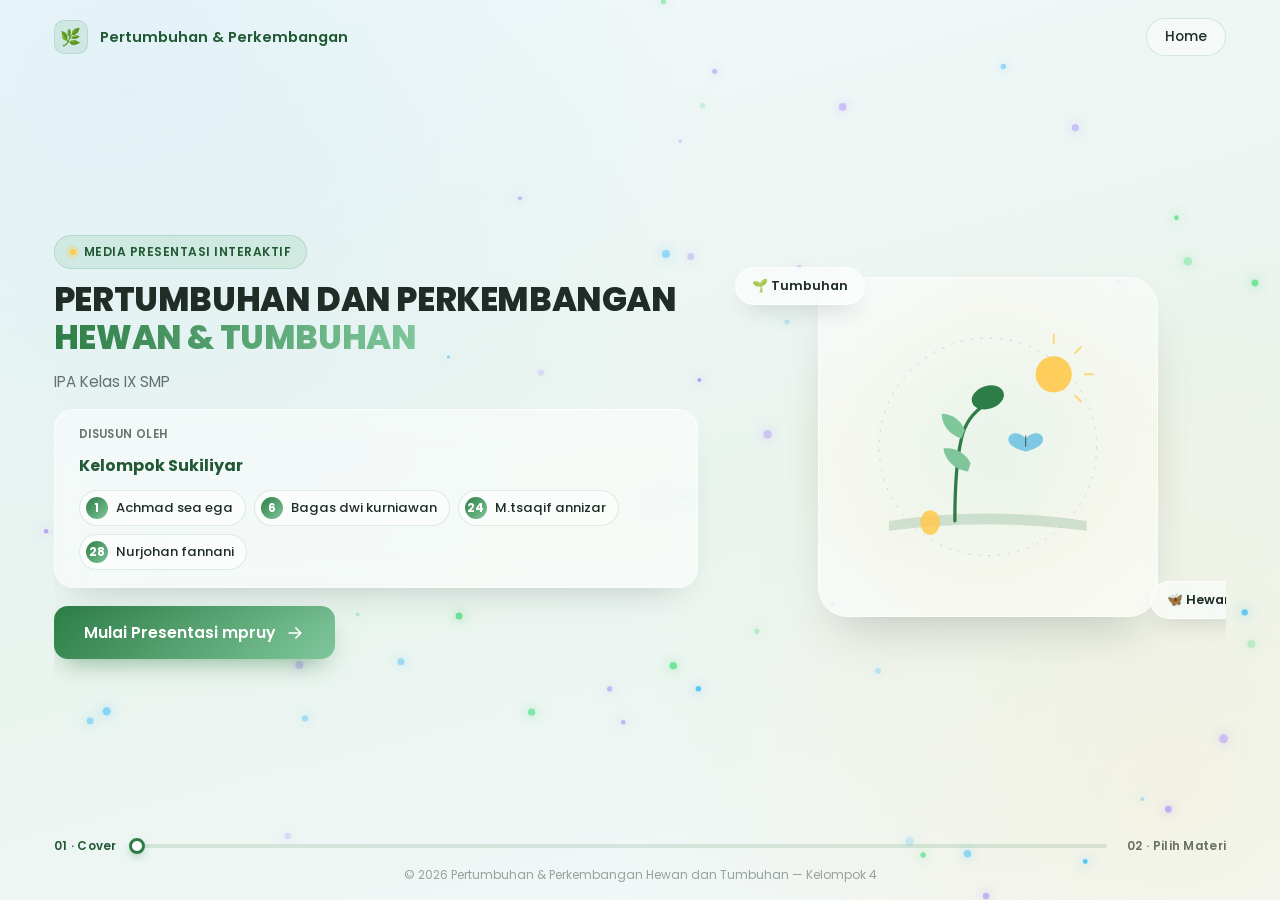
<file: index.html>
<!DOCTYPE html>
<html lang="id">
<head>
  <meta charset="UTF-8" />
  <meta name="viewport" content="width=device-width, initial-scale=1.0, maximum-scale=1.0, user-scalable=no" />
  <title>Pertumbuhan dan Perkembangan Hewan &amp; Tumbuhan | IPA Kelas IX</title>

  <link rel="preconnect" href="https://fonts.googleapis.com" />
  <link rel="preconnect" href="https://fonts.gstatic.com" crossorigin />
  <link href="https://fonts.googleapis.com/css2?family=Poppins:wght@300;400;500;600;700;800&display=swap" rel="stylesheet" />

  <link rel="stylesheet" href="style.css" />
</head>
<!-- Canvas untuk efek partikel background -->
<canvas id="bgCanvas"></canvas>

<body>

  <div class="app">

    <!-- ===================== HEADER ===================== -->
    <header class="header">
      <div class="logo">
        <span class="logo-mark" aria-hidden="true">🌿</span>
        <span class="logo-text">Pertumbuhan &amp; Perkembangan</span>
      </div>

      <a class="home-link" href="index.html">
    Home
</a>
    </header>

    <!-- ===================== SLIDE VIEWPORT ===================== -->
    <main class="slide-viewport">

      <!-- ================= SLIDE 1 — COVER ================= -->
      <section class="slide is-active" data-slide="0">
        <div class="hero">

          <!-- Kolom Kiri -->
          <div class="hero-content">
            <span class="hero-eyebrow">
              <span class="eyebrow-dot"></span>
              Media Presentasi Interaktif
            </span>

            <h1 class="hero-title">
              Pertumbuhan dan Perkembangan<br />
              <span class="hero-title-accent">Hewan &amp; Tumbuhan</span>
            </h1>

            <p class="hero-subtitle">IPA Kelas IX SMP</p>

            <div class="group-card">
              <span class="group-label">Disusun oleh</span>
              <span class="group-name">Kelompok Sukiliyar</span>
              <ul class="group-members">
                <li class="member-chip">
                  <span class="member-avatar">1</span>
                  <span>Achmad sea ega</span>
                </li>
                <li class="member-chip">
                  <span class="member-avatar">6</span>
                  <span>Bagas dwi kurniawan</span>
                </li>
                <li class="member-chip">
                  <span class="member-avatar">24</span>
                  <span>M.tsaqif annizar</span>
                </li>
                <li class="member-chip">
                  <span class="member-avatar">28</span>
                  <span>Nurjohan fannani</span>
                </li>
              </ul>
            </div>

            <button class="btn btn-primary btn-large" type="button" data-next>
              <span>Mulai Presentasi mpruy</span>
              <svg width="20" height="20" viewBox="0 0 24 24" fill="none" aria-hidden="true">
                <path d="M5 12h14M13 6l6 6-6 6" stroke="currentColor" stroke-width="2" stroke-linecap="round" stroke-linejoin="round"/>
              </svg>
            </button>
          </div>

          <!-- Kolom Kanan — Ilustrasi -->
          <div class="hero-image">
            <div class="hero-image-glow"></div>

            <div class="hero-illustration-card">
              <svg class="growth-svg" viewBox="0 0 320 320" fill="none" xmlns="http://www.w3.org/2000/svg" role="img" aria-label="Ilustrasi pertumbuhan hewan dan tumbuhan">
                <circle cx="160" cy="160" r="132" stroke="#7EC8E3" stroke-width="1.2" stroke-dasharray="3 9" opacity="0.5"/>

                <!-- matahari -->
                <circle cx="240" cy="72" r="22" fill="#FFC94D" opacity="0.9"/>
                <g stroke="#FFC94D" stroke-width="2.4" stroke-linecap="round" opacity="0.7">
                  <line x1="240" y1="34" x2="240" y2="24"/>
                  <line x1="278" y1="72" x2="288" y2="72"/>
                  <line x1="266" y1="98" x2="273" y2="105"/>
                  <line x1="266" y1="46" x2="273" y2="39"/>
                </g>

                <!-- tanah -->
                <path d="M40 250 Q160 232 280 250 L280 262 Q160 246 40 262 Z" fill="#2E7D46" opacity="0.18"/>

                <!-- batang & daun tumbuh -->
                <path d="M120 250 C120 210 122 175 128 150 C132 132 142 118 158 108" stroke="#2E7D46" stroke-width="4" stroke-linecap="round" fill="none"/>
                <path d="M128 150c-14-4-24-16-24-30 12 0 24 8 28 20" fill="#7FC79B"/>
                <path d="M136 190c-16-2-28-14-30-28 14-2 28 6 33 18" fill="#7FC79B"/>
                <ellipse cx="160" cy="100" rx="20" ry="14" fill="#2E7D46" transform="rotate(-18 160 100)"/>

                <!-- kupu-kupu -->
                <g transform="translate(206,150)">
                  <path d="M0 0c-14-16-34-12-34 2 0 12 16 18 34 24 18-6 34-12 34-24 0-14-20-18-34-2Z" fill="#7EC8E3" transform="scale(0.62)"/>
                  <line x1="0" y1="-6" x2="0" y2="16" stroke="#1F3B32" stroke-width="1.6" transform="scale(0.62)"/>
                </g>

                <!-- telur / bibit -->
                <ellipse cx="90" cy="252" rx="12" ry="15" fill="#FFC94D" opacity="0.85"/>
              </svg>
            </div>

            <div class="floating-chip chip-1">🌱 Tumbuhan</div>
            <div class="floating-chip chip-2">🦋 Hewan</div>
          </div>

        </div>
      </section>

      <!-- ================= SLIDE 2 — PILIH MATERI ================= -->
      <section class="slide" data-slide="1">
        <div class="materi-wrapper">

          <button class="back-link" type="button" data-goto="0">
            <svg width="16" height="16" viewBox="0 0 24 24" fill="none" aria-hidden="true"><path d="M15 6l-6 6 6 6" stroke="currentColor" stroke-width="2.2" stroke-linecap="round" stroke-linejoin="round"/></svg>

          </button>

          <span class="hero-eyebrow">
            <span class="eyebrow-dot"></span>
            Langkah 2 dari 2
          </span>

          <h2 class="materi-title">Pilih Materi Wok</h2>
          <p class="materi-subtitle">Mau yang mana dulu Mpruy</p>

          <div class="materi-cards">
            <a class="materi-card" href="hewan.html">
  <span class="materi-icon">🦋</span>
  <span class="materi-name">HEWAN</span>
  <span class="materi-desc">
    Metamorfosis, siklus hidup, dan perkembangan hewan
  </span>

  <span class="materi-arrow">
    <svg width="20" height="20" viewBox="0 0 24 24" fill="none">
      <path d="M5 12h14M13 6l6 6-6 6"
      stroke="currentColor"
      stroke-width="2"
      stroke-linecap="round"
      stroke-linejoin="round"/>
    </svg>
  </span>
  <img src="gokil.jpg" alt="tes" class="materi-sticker sticker-hewan" loading="lazy" aria-hidden="true">
</a>
</a>

            <a class="materi-card" href="tumbuhan.html">
              <span class="materi-icon">🌱</span>
              <span class="materi-name">TUMBUHAN</span>
              <span class="materi-desc">Perkecambahan, pertumbuhan primer, dan sekunder</span>
              <span class="materi-arrow" aria-hidden="true">
                <svg width="20" height="20" viewBox="0 0 24 24" fill="none"><path d="M5 12h14M13 6l6 6-6 6" stroke="currentColor" stroke-width="2" stroke-linecap="round" stroke-linejoin="round"/></svg>
                <img src="santaidulugaksi.jpg" alt="" class="materi-sticker sticker-tumbuhan" loading="lazy" aria-hidden="true">
</a>
              </span>
            </a>
          </div>

        </div>
      </section>

      <!-- TAMBAHKAN SETELAH SLIDE MENU -->

</main>
    <!-- ===================== PROGRESS BAR ===================== -->
    <div class="progress-nav" aria-label="Progress presentasi">
      <span class="progress-step-label" data-label-for="0">01 · Cover</span>

      <div class="progress-track">
        <div class="progress-fill"></div>
        <div class="progress-marker"></div>
      </div>

      <span class="progress-step-label" data-label-for="1">02 · Pilih Materi</span>
      </div>

    <!-- ===================== FOOTER ===================== -->
    <footer class="footer">
      &copy; 2026 Pertumbuhan &amp; Perkembangan Hewan dan Tumbuhan — Kelompok 4
    </footer>

  </div>

  <script src="script.js"></script>
</body>
</html>
</file>
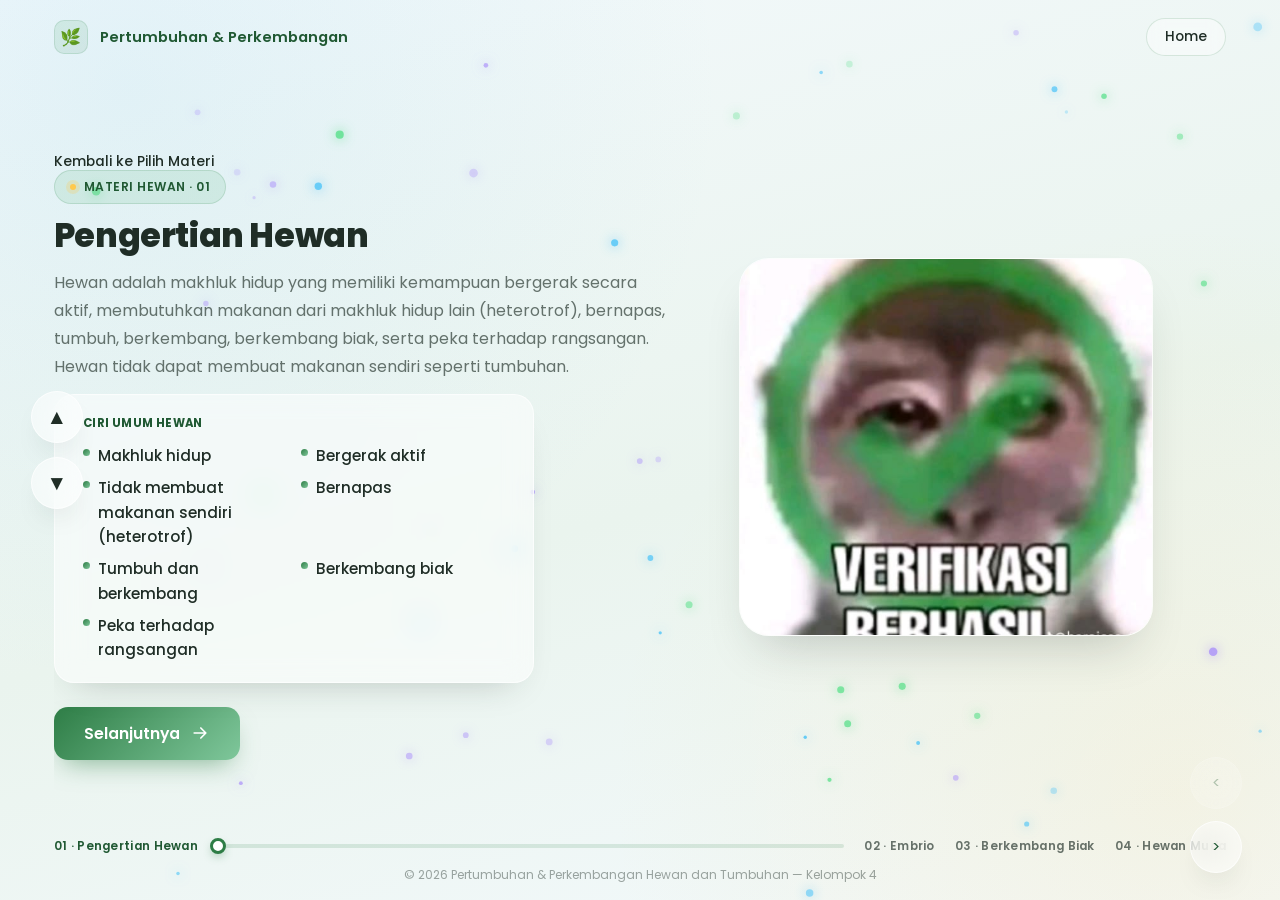
<file: hewan.html>
<!DOCTYPE html>
<html lang="id">
<head>
  <meta charset="UTF-8" />
  <meta name="viewport" content="width=device-width, initial-scale=1.0, maximum-scale=1.0, user-scalable=no" />
  <title>Materi Hewan | IPA Kelas IX</title>

  <link rel="preconnect" href="https://fonts.googleapis.com" />
  <link rel="preconnect" href="https://fonts.gstatic.com" crossorigin />
  <link href="https://fonts.googleapis.com/css2?family=Poppins:wght@300;400;500;600;700;800&display=swap" rel="stylesheet" />

  <link rel="stylesheet" href="style.css" />
</head>
<!-- Canvas untuk efek partikel background -->
<canvas id="bgCanvas"></canvas>

<body>

  <div class="app">

    <!-- ===================== HEADER ===================== -->
    <header class="header">
      <div class="logo">
        <span class="logo-mark" aria-hidden="true">🌿</span>
        <span class="logo-text">Pertumbuhan &amp; Perkembangan</span>
      </div>

      <a class="home-link" href="index.html">
        Home
      </a>
    </header>

    <!-- ===================== SLIDE VIEWPORT ===================== -->
    <main class="slide-viewport">

      <!-- ================= SLIDE 1 — PENGERTIAN HEWAN ================= -->
      <section class="slide is-active" data-slide="0">
        <div class="hewan-slide">

          <a class="hewan-back-link" href="index.html">
            Kembali ke Pilih Materi
          </a>

          <div class="hewan-hero">

            <!-- Kolom Kiri — Materi -->
            <div class="hewan-content">
              <span class="hero-eyebrow">
                <span class="eyebrow-dot"></span>
                Materi Hewan · 01
              </span>

              <h1 class="hewan-title">Pengertian Hewan</h1>

              <p class="hewan-desc">
                Hewan adalah makhluk hidup yang memiliki kemampuan bergerak secara aktif,
                membutuhkan makanan dari makhluk hidup lain (heterotrof), bernapas, tumbuh,
                berkembang, berkembang biak, serta peka terhadap rangsangan. Hewan tidak dapat
                membuat makanan sendiri seperti tumbuhan.
              </p>

              <div class="hewan-info-card">
                <span class="hewan-info-label">Ciri Umum Hewan</span>
                <ul class="hewan-info-list">
                  <li>Makhluk hidup</li>
                  <li>Bergerak aktif</li>
                  <li>Tidak membuat makanan sendiri (heterotrof)</li>
                  <li>Bernapas</li>
                  <li>Tumbuh dan berkembang</li>
                  <li>Berkembang biak</li>
                  <li>Peka terhadap rangsangan</li>
                </ul>
              </div>

              <div class="hewan-actions">
                <button class="btn btn-primary btn-large" type="button" data-next>
                  <span>Selanjutnya</span>
                  <svg width="20" height="20" viewBox="0 0 24 24" fill="none" aria-hidden="true">
                    <path d="M5 12h14M13 6l6 6-6 6" stroke="currentColor" stroke-width="2" stroke-linecap="round" stroke-linejoin="round"/>
                  </svg>
                </button>
              </div>
            </div>

            <!-- Kolom Kanan — Gambar -->
            <div class="hewan-image">
              <img
                src="vertifikasi.jpg"
                alt="Pengertian Hewan"
                class="hewan-image-real">
            </div>

          </div>

        </div>
      </section>

      <!-- ================= SLIDE 2 — EMBRIO ================= -->
      <section class="slide" data-slide="1">
        <div class="hewan-slide">

          <a class="hewan-back-link" href="index.html">
            Kembali ke Pilih Materi
          </a>

          <div class="hewan-hero hewan-hero--reverse">

            <!-- Kolom Kanan (tampil kiri karena reverse) — Materi -->
            <div class="hewan-content">
              <span class="hero-eyebrow">
                <span class="eyebrow-dot"></span>
                Materi Hewan · 02
              </span>

              <h1 class="hewan-title">Embrio</h1>

              <p class="hewan-desc">
                Setelah sel telur dibuahi oleh sel sperma (fertilisasi), terbentuklah zigot yang
                terus membelah dan berkembang menjadi embrio. Embrio adalah tahap awal
                perkembangan individu baru sebelum tumbuh menjadi bentuk yang menyerupai
                induknya.
              </p>

              <div class="hewan-info-card">
                <span class="hewan-info-label">Tahap Perkembangan Embrio</span>
                <ul class="hewan-info-list">
                  <li>Zigot — hasil peleburan sel telur dan sperma</li>
                  <li>Morula — pembelahan zigot menjadi kumpulan sel padat</li>
                  <li>Blastula — terbentuknya rongga berisi cairan</li>
                  <li>Gastrula — terbentuknya lapisan-lapisan embrio</li>
                  <li>Organogenesis — pembentukan organ-organ tubuh</li>
                  <li>Janin — embrio menyerupai bentuk individu dewasa</li>
                </ul>
              </div>

              <div class="hewan-actions">
                <button class="btn hewan-btn-secondary" type="button" data-goto="0">
                  <svg width="20" height="20" viewBox="0 0 24 24" fill="none" aria-hidden="true">
                    <path d="M19 12H5M11 6l-6 6 6 6" stroke="currentColor" stroke-width="2" stroke-linecap="round" stroke-linejoin="round"/>
                  </svg>
                  <span>Sebelumnya</span>
                </button>

                <button class="btn btn-primary btn-large" type="button" data-next>
                  <span>Selanjutnya</span>
                  <svg width="20" height="20" viewBox="0 0 24 24" fill="none" aria-hidden="true">
                    <path d="M5 12h14M13 6l6 6-6 6" stroke="currentColor" stroke-width="2" stroke-linecap="round" stroke-linejoin="round"/>
                  </svg>
                </button>
              </div>
            </div>

            <!-- Kolom Kiri (tampil kanan karena reverse) — Gambar -->
            <div class="hewan-image">
              <img
                src="embrio.png"
                alt="Embrio"
                class="hewan-image-real">
            </div>

          </div>

        </div>
      </section>
      <!-- ================= SLIDE 3 — PERBANDINGAN CARA BERKEMBANG BIAK ================= -->
      <section class="slide" data-slide="2">
        <div class="hewan-slide">

          <a class="hewan-back-link" href="index.html">
            Kembali ke Pilih Materi
          </a>

          <div class="hewan-compare">

            <!-- Kolom Kiri — Navigasi Card (30%) -->
            <div class="hewan-compare-nav">
              <span class="hero-eyebrow">
                <span class="eyebrow-dot"></span>
                Materi Hewan · 03
              </span>

              <h1 class="hewan-compare-title">Perbandingan Cara<br>Berkembang Biak Hewan</h1>

              <div class="hewan-compare-btns">
                <button
                  class="hewan-compare-btn hewan-compare-btn--active"
                  type="button"
                  data-compare-btn
                  data-target="ovipar">
                  <span class="hewan-compare-btn-icon">🥚</span>
                  <span class="hewan-compare-btn-text">
                    <span class="hewan-compare-btn-name">Ovipar</span>
                    <span class="hewan-compare-btn-desc">Bertelur</span>
                  </span>
                </button>

                <button
                  class="hewan-compare-btn"
                  type="button"
                  data-compare-btn
                  data-target="ovovivipar">
                  <span class="hewan-compare-btn-icon">🥚🐣</span>
                  <span class="hewan-compare-btn-text">
                    <span class="hewan-compare-btn-name">Ovovivipar</span>
                    <span class="hewan-compare-btn-desc">Bertelur &amp; Beranak</span>
                  </span>
                </button>

                <button
                  class="hewan-compare-btn"
                  type="button"
                  data-compare-btn
                  data-target="vivipar">
                  <span class="hewan-compare-btn-icon">🤰</span>
                  <span class="hewan-compare-btn-text">
                    <span class="hewan-compare-btn-name">Vivipar</span>
                    <span class="hewan-compare-btn-desc">Beranak</span>
                  </span>
                </button>
              </div>
            </div>

            <!-- Kolom Kanan — Konten Dinamis (70%) -->
            <div class="hewan-compare-content">

              <!-- Panel OVIPAR -->
              <div class="hewan-compare-panel hewan-compare-panel--active" data-panel="ovipar">
                <div class="hewan-compare-text">
                  <span class="hewan-compare-tag">Ovipar</span>
                  <h2 class="hewan-compare-heading">Ovipar (Bertelur)</h2>

                  <div class="hewan-diagram" aria-hidden="true">
                    <span class="hewan-diagram-item">🐔</span>
                    <span class="hewan-diagram-arrow">↓</span>
                    <span class="hewan-diagram-item">🥚</span>
                    <span class="hewan-diagram-arrow">↓</span>
                    <span class="hewan-diagram-item">🐣</span>
                  </div>

                  <p class="hewan-compare-desc">
                  Hewan ovipar adalah hewan yang berkembang biak dengan cara bertelur. Embrio berkembang di dalam telur yang berada di luar tubuh induknya hingga menetas. Cadangan makanan embrio berasal dari kuning telur, sehingga pertumbuhannya tidak bergantung langsung pada tubuh induk setelah telur dikeluarkan.
                  </p>

                  <div class="hewan-example-card">
                    <span class="hewan-info-label">Contoh Hewan</span>
                    <ul class="hewan-example-list">
                      <li>Ayam</li>
                      <li>Burung</li>
                      <li>Bebek</li>
                      <li>Penyu</li>
                    </ul>
                  </div>
                </div>

                <div class="hewan-compare-image">
                  <img
                    src="ovipar.jpg"
                    alt="Ovipar"
                    class="hewan-image-real">
                </div>
              </div>

              <!-- Panel OVOVIVIPAR -->
              <div class="hewan-compare-panel" data-panel="ovovivipar">
                <div class="hewan-compare-text">
                  <span class="hewan-compare-tag">Ovovivipar</span>
                  <h2 class="hewan-compare-heading">Ovovivipar (Bertelur &amp; Beranak)</h2>

                  <div class="hewan-diagram" aria-hidden="true">
                    <span class="hewan-diagram-item">🦈</span>
                    <span class="hewan-diagram-arrow">↓</span>
                    <span class="hewan-diagram-item">🥚<sup class="hewan-diagram-note">tetap di dalam induk</sup></span>
                    <span class="hewan-diagram-arrow">↓</span>
                    <span class="hewan-diagram-item">🐣</span>
                  </div>

                  <p class="hewan-compare-desc">
                    Hewan ovovivipar berkembang biak dengan cara bertelur dan melahirkan. Telur terbentuk di dalam tubuh induk dan tidak dikeluarkan ke luar. Embrio berkembang di dalam telur dengan memanfaatkan cadangan makanan dari kuning telur. Setelah menetas di dalam tubuh induk, anak kemudian lahir dalam keadaan hidup.
                  </p>

                  <div class="hewan-example-card">
                    <span class="hewan-info-label">Contoh Hewan</span>
                    <ul class="hewan-example-list">
                      <li>Hiu</li>
                      <li>Ikan Pari</li>
                      <li>Kadal</li>
                      <li>Ular Boa</li>
                    </ul>
                  </div>
                </div>

                <div class="hewan-compare-image">
                  <img
                    src="ovivipar.jpg"
                    alt="Ovovivipar"
                    class="hewan-image-real">
                </div>
              </div>

              <!-- Panel VIVIPAR -->
              <div class="hewan-compare-panel" data-panel="vivipar">
                <div class="hewan-compare-text">
                  <span class="hewan-compare-tag">Vivipar</span>
                  <h2 class="hewan-compare-heading">Vivipar (Beranak)</h2>

                  <div class="hewan-diagram" aria-hidden="true">
                    <span class="hewan-diagram-item">🐱</span>
                    <span class="hewan-diagram-arrow">↓</span>
                    <span class="hewan-diagram-item">🤰</span>
                    <span class="hewan-diagram-arrow">↓</span>
                    <span class="hewan-diagram-item">🐱</span>
                  </div>

                  <p class="hewan-compare-desc">
                    Hewan vivipar adalah hewan yang berkembang biak dengan cara melahirkan. Embrio berkembang di dalam rahim induk dan memperoleh nutrisi melalui plasenta. Setelah pertumbuhan sempurna, anak dilahirkan dan biasanya dirawat oleh induknya hingga mampu hidup mandiri.
                  </p>

                  <div class="hewan-example-card">
                    <span class="hewan-info-label">Contoh Hewan</span>
                    <ul class="hewan-example-list">
                      <li>Kucing</li>
                      <li>Sapi</li>
                      <li>Gajah</li>
                      <li>Kambing</li>
                    </ul>
                  </div>
                </div>

                <div class="hewan-compare-image">
                  <img
                    src="vivipar.jpg"
                    alt="Vivipar"
                    class="hewan-image-real">
                </div>
              </div>

            </div>

          </div>

          <div class="hewan-actions hewan-compare-nav-actions">
            <button class="btn hewan-btn-secondary" type="button" data-goto="1">
              <svg width="20" height="20" viewBox="0 0 24 24" fill="none" aria-hidden="true">
                <path d="M19 12H5M11 6l-6 6 6 6" stroke="currentColor" stroke-width="2" stroke-linecap="round" stroke-linejoin="round"/>
              </svg>
              <span>Sebelumnya</span>
            </button>

            <button class="btn btn-primary btn-large" type="button" data-next>
              <span>Selanjutnya</span>
              <svg width="20" height="20" viewBox="0 0 24 24" fill="none" aria-hidden="true">
                <path d="M5 12h14M13 6l6 6-6 6" stroke="currentColor" stroke-width="2" stroke-linecap="round" stroke-linejoin="round"/>
              </svg>
            </button>
          </div>

        </div>
      </section>
<!-- ================= SLIDE 4 — BAGAIMANA HEWAN BERKEMBANG ================= -->
<section class="slide" data-slide="3">
  <div class="hewan-slide hewan-flow-slide">

    <a class="hewan-back-link" href="index.html">
      Kembali ke Pilih Materi
    </a>

    <div class="hewan-flow-header">
      <span class="hero-eyebrow">
        <span class="eyebrow-dot"></span>
        Materi Hewan · 04
      </span>
      <h1 class="hewan-flow-title">Bagaimana Hewan Berkembang</h1>
    </div>

    <div class="hewan-flow-top">

<!-- ===== DIAGRAM CIRCULAR ===== -->
<div class="hewan-flow-diagram">

  <!-- DIAGRAM: TANPA METAMORFOSIS (3 node) -->
  <svg class="hewan-flow-scene hewan-flow-scene--active" data-flow-scene="tanpa" viewBox="-20 -15 340 270">
    <defs>
      <marker id="flowArrowTanpa" markerWidth="8" markerHeight="8" refX="6" refY="4" orient="auto">
        <path d="M0,0 L8,4 L0,8 Z" fill="#2E7D46"/>
      </marker>
      <linearGradient id="flowSkyTanpa" x1="0" y1="0" x2="0" y2="1">
        <stop offset="0%" stop-color="#BEE6FA"/>
        <stop offset="60%" stop-color="#DFF3F8"/>
        <stop offset="100%" stop-color="#EAF7EA"/>
      </linearGradient>
    </defs>

    <rect x="-20" y="-15" width="340" height="270" fill="url(#flowSkyTanpa)"/>
    <circle class="hewan-flow-sun" cx="255" cy="42" r="20"/>
    <g class="hewan-flow-cloud hewan-flow-cloud--1"><ellipse cx="55" cy="38" rx="22" ry="9"/><ellipse cx="72" cy="35" rx="14" ry="7"/></g>
    <g class="hewan-flow-cloud hewan-flow-cloud--2"><ellipse cx="175" cy="26" rx="18" ry="7"/><ellipse cx="190" cy="23" rx="11" ry="5"/></g>

    <g class="hewan-flow-bg">
      <path class="hewan-flow-ground" d="M0,220 Q75,205 150,218 T300,212 V240 H0 Z"/>
      <circle class="hewan-flow-orb hewan-flow-orb--1" cx="40" cy="45" r="20"/>
      <circle class="hewan-flow-orb hewan-flow-orb--2" cx="265" cy="70" r="16"/>
      <circle class="hewan-flow-orb hewan-flow-orb--3" cx="255" cy="200" r="12"/>
      <circle class="hewan-flow-sparkle hewan-flow-sparkle--1" cx="30" cy="120" r="2.5"/>
      <circle class="hewan-flow-sparkle hewan-flow-sparkle--2" cx="270" cy="130" r="2"/>
      <circle class="hewan-flow-sparkle hewan-flow-sparkle--3" cx="150" cy="30" r="2"/>
      <g class="hewan-flow-grass">
        <rect x="12" y="222" width="4" height="16" rx="2"/>
        <rect x="24" y="224" width="4" height="13" rx="2"/>
        <rect x="280" y="223" width="4" height="15" rx="2"/>
        <rect x="290" y="225" width="4" height="12" rx="2"/>
      </g>
    </g>

    <path class="hewan-flow-arrow" d="M150,60 A120,120 0 0 1 232,170" marker-end="url(#flowArrowTanpa)"/>
    <path class="hewan-flow-arrow" d="M232,170 A120,120 0 0 1 68,170" marker-end="url(#flowArrowTanpa)"/>
    <path class="hewan-flow-arrow" d="M68,170 A120,120 0 0 1 150,60" marker-end="url(#flowArrowTanpa)"/>

    <g class="hewan-flow-node">
      <circle class="hewan-flow-node-orbit-dot" cx="150" cy="17" r="4">
        <animateTransform attributeName="transform" type="rotate" from="0 150 55" to="360 150 55" dur="4s" repeatCount="indefinite"/>
      </circle>
      <g class="hewan-flow-orbit-group">
        <circle class="hewan-flow-node-ring" cx="150" cy="55" r="33"/>
        <circle class="hewan-flow-node-ball" cx="150" cy="55" r="30" style="animation-delay:0s"/>
        <text x="150" y="67" text-anchor="middle" font-size="34">🐔</text>
      </g>
    </g>
    <g class="hewan-flow-node">
      <circle class="hewan-flow-node-orbit-dot" cx="235" cy="137" r="4">
        <animateTransform attributeName="transform" type="rotate" from="0 235 175" to="360 235 175" dur="4s" repeatCount="indefinite"/>
      </circle>
      <g class="hewan-flow-orbit-group">
        <circle class="hewan-flow-node-ring" cx="235" cy="175" r="33"/>
        <circle class="hewan-flow-node-ball" cx="235" cy="175" r="30" style="animation-delay:2s"/>
        <text x="235" y="187" text-anchor="middle" font-size="30">🥚</text>
      </g>
    </g>
    <g class="hewan-flow-node">
      <circle class="hewan-flow-node-orbit-dot" cx="65" cy="137" r="4">
        <animateTransform attributeName="transform" type="rotate" from="0 65 175" to="360 65 175" dur="4s" repeatCount="indefinite"/>
      </circle>
      <g class="hewan-flow-orbit-group">
        <circle class="hewan-flow-node-ring" cx="65" cy="175" r="33"/>
        <circle class="hewan-flow-node-ball" cx="65" cy="175" r="30" style="animation-delay:4s"/>
        <text x="65" y="187" text-anchor="middle" font-size="30">🐥</text>
      </g>
    </g>
  </svg>

  <!-- DIAGRAM: METAMORFOSIS SEMPURNA (4 node) -->
  <svg class="hewan-flow-scene" data-flow-scene="sempurna" viewBox="-20 -15 340 290">
    <defs>
      <marker id="flowArrowSempurna" markerWidth="8" markerHeight="8" refX="6" refY="4" orient="auto">
        <path d="M0,0 L8,4 L0,8 Z" fill="#2E7D46"/>
      </marker>
      <linearGradient id="flowSkySempurna" x1="0" y1="0" x2="0" y2="1">
        <stop offset="0%" stop-color="#BEE6FA"/>
        <stop offset="60%" stop-color="#DFF3F8"/>
        <stop offset="100%" stop-color="#EAF7EA"/>
      </linearGradient>
    </defs>

    <rect x="-20" y="-15" width="340" height="290" fill="url(#flowSkySempurna)"/>
    <circle class="hewan-flow-sun" cx="30" cy="35" r="18"/>
    <g class="hewan-flow-cloud hewan-flow-cloud--1"><ellipse cx="230" cy="30" rx="20" ry="8"/><ellipse cx="246" cy="27" rx="13" ry="6"/></g>
    <g class="hewan-flow-cloud hewan-flow-cloud--2"><ellipse cx="90" cy="20" rx="16" ry="6"/><ellipse cx="103" cy="18" rx="10" ry="5"/></g>

    <g class="hewan-flow-bg">
      <path class="hewan-flow-ground" d="M0,235 Q75,222 150,232 T300,228 V260 H0 Z"/>
      <circle class="hewan-flow-orb hewan-flow-orb--1" cx="35" cy="50" r="20"/>
      <circle class="hewan-flow-orb hewan-flow-orb--2" cx="270" cy="60" r="16"/>
      <circle class="hewan-flow-orb hewan-flow-orb--3" cx="260" cy="215" r="13"/>
      <circle class="hewan-flow-sparkle hewan-flow-sparkle--1" cx="25" cy="140" r="2.5"/>
      <circle class="hewan-flow-sparkle hewan-flow-sparkle--2" cx="275" cy="150" r="2"/>
      <circle class="hewan-flow-sparkle hewan-flow-sparkle--3" cx="150" cy="20" r="2"/>
      <g class="hewan-flow-grass">
        <rect x="14" y="238" width="4" height="17" rx="2"/>
        <rect x="26" y="240" width="4" height="14" rx="2"/>
        <rect x="270" y="237" width="4" height="16" rx="2"/>
        <rect x="282" y="239" width="4" height="13" rx="2"/>
      </g>
    </g>

    <path class="hewan-flow-arrow" d="M150,55 A135,135 0 0 1 245,140" marker-end="url(#flowArrowSempurna)"/>
    <path class="hewan-flow-arrow" d="M245,140 A135,135 0 0 1 150,225" marker-end="url(#flowArrowSempurna)"/>
    <path class="hewan-flow-arrow" d="M150,225 A135,135 0 0 1 55,140" marker-end="url(#flowArrowSempurna)"/>
    <path class="hewan-flow-arrow" d="M55,140 A135,135 0 0 1 150,55" marker-end="url(#flowArrowSempurna)"/>

    <g class="hewan-flow-node">
      <circle class="hewan-flow-node-orbit-dot" cx="150" cy="12" r="4">
        <animateTransform attributeName="transform" type="rotate" from="0 150 50" to="360 150 50" dur="5s" repeatCount="indefinite"/>
      </circle>
      <g class="hewan-flow-orbit-group">
        <circle class="hewan-flow-node-ring" cx="150" cy="50" r="31"/>
        <circle class="hewan-flow-node-ball" cx="150" cy="50" r="28" style="animation-delay:0s"/>
        <text x="150" y="61" text-anchor="middle" font-size="32">🦋</text>
      </g>
    </g>
    <g class="hewan-flow-node">
      <circle class="hewan-flow-node-orbit-dot" cx="250" cy="102" r="4">
        <animateTransform attributeName="transform" type="rotate" from="0 250 140" to="360 250 140" dur="5s" repeatCount="indefinite"/>
      </circle>
      <g class="hewan-flow-orbit-group">
        <circle class="hewan-flow-node-ring" cx="250" cy="140" r="31"/>
        <circle class="hewan-flow-node-ball" cx="250" cy="140" r="28" style="animation-delay:2s"/>
        <text x="250" y="151" text-anchor="middle" font-size="30">🥚</text>
      </g>
    </g>
    <g class="hewan-flow-node">
      <circle class="hewan-flow-node-orbit-dot" cx="150" cy="192" r="4">
        <animateTransform attributeName="transform" type="rotate" from="0 150 230" to="360 150 230" dur="5s" repeatCount="indefinite"/>
      </circle>
      <g class="hewan-flow-orbit-group">
        <circle class="hewan-flow-node-ring" cx="150" cy="230" r="31"/>
        <circle class="hewan-flow-node-ball" cx="150" cy="230" r="28" style="animation-delay:4s"/>
        <text x="150" y="241" text-anchor="middle" font-size="30">🐛</text>
      </g>
    </g>
    <g class="hewan-flow-node">
      <circle class="hewan-flow-node-orbit-dot" cx="50" cy="102" r="4">
        <animateTransform attributeName="transform" type="rotate" from="0 50 140" to="360 50 140" dur="5s" repeatCount="indefinite"/>
      </circle>
      <g class="hewan-flow-orbit-group">
        <circle class="hewan-flow-node-ring" cx="50" cy="140" r="31"/>
        <circle class="hewan-flow-node-ball" cx="50" cy="140" r="28" style="animation-delay:6s"/>
        <text x="50" y="151" text-anchor="middle" font-size="28">🥜</text>
      </g>
    </g>
  </svg>

  <!-- DIAGRAM: METAMORFOSIS TIDAK SEMPURNA (4 node) -->
  <svg class="hewan-flow-scene" data-flow-scene="tidak" viewBox="-20 -15 340 290">
    <defs>
      <marker id="flowArrowTidak" markerWidth="8" markerHeight="8" refX="6" refY="4" orient="auto">
        <path d="M0,0 L8,4 L0,8 Z" fill="#2E7D46"/>
      </marker>
      <linearGradient id="flowSkyTidak" x1="0" y1="0" x2="0" y2="1">
        <stop offset="0%" stop-color="#BEE6FA"/>
        <stop offset="60%" stop-color="#DFF3F8"/>
        <stop offset="100%" stop-color="#EAF7EA"/>
      </linearGradient>
    </defs>

    <rect x="-20" y="-15" width="340" height="290" fill="url(#flowSkyTidak)"/>
    <circle class="hewan-flow-sun" cx="260" cy="38" r="19"/>
    <g class="hewan-flow-cloud hewan-flow-cloud--1"><ellipse cx="60" cy="32" rx="19" ry="8"/><ellipse cx="75" cy="29" rx="12" ry="6"/></g>
    <g class="hewan-flow-cloud hewan-flow-cloud--2"><ellipse cx="185" cy="22" rx="16" ry="6"/><ellipse cx="198" cy="20" rx="10" ry="5"/></g>

    <g class="hewan-flow-bg">
      <path class="hewan-flow-ground" d="M0,235 Q75,222 150,232 T300,228 V260 H0 Z"/>
      <circle class="hewan-flow-orb hewan-flow-orb--1" cx="38" cy="48" r="19"/>
      <circle class="hewan-flow-orb hewan-flow-orb--2" cx="268" cy="65" r="15"/>
      <circle class="hewan-flow-orb hewan-flow-orb--3" cx="258" cy="212" r="12"/>
      <circle class="hewan-flow-sparkle hewan-flow-sparkle--1" cx="28" cy="135" r="2.5"/>
      <circle class="hewan-flow-sparkle hewan-flow-sparkle--2" cx="272" cy="145" r="2"/>
      <circle class="hewan-flow-sparkle hewan-flow-sparkle--3" cx="150" cy="22" r="2"/>
      <text x="60" y="250" font-size="16">🌸</text>
      <text x="240" y="252" font-size="14">🌼</text>
      <g class="hewan-flow-grass">
        <rect x="14" y="238" width="4" height="17" rx="2"/>
        <rect x="26" y="240" width="4" height="14" rx="2"/>
        <rect x="270" y="237" width="4" height="16" rx="2"/>
        <rect x="282" y="239" width="4" height="13" rx="2"/>
      </g>
    </g>

    <path class="hewan-flow-arrow" d="M150,55 A135,135 0 0 1 245,140" marker-end="url(#flowArrowTidak)"/>
    <path class="hewan-flow-arrow" d="M245,140 A135,135 0 0 1 150,225" marker-end="url(#flowArrowTidak)"/>
    <path class="hewan-flow-arrow" d="M150,225 A135,135 0 0 1 55,140" marker-end="url(#flowArrowTidak)"/>
    <path class="hewan-flow-arrow" d="M55,140 A135,135 0 0 1 150,55" marker-end="url(#flowArrowTidak)"/>

    <g class="hewan-flow-node">
      <circle class="hewan-flow-node-orbit-dot" cx="150" cy="12" r="4">
        <animateTransform attributeName="transform" type="rotate" from="0 150 50" to="360 150 50" dur="5s" repeatCount="indefinite"/>
      </circle>
      <g class="hewan-flow-orbit-group">
        <circle class="hewan-flow-node-ring" cx="150" cy="50" r="31"/>
        <circle class="hewan-flow-node-ball" cx="150" cy="50" r="28" style="animation-delay:0s"/>
        <text x="150" y="61" text-anchor="middle" font-size="28">🦗</text>
      </g>
    </g>
    <g class="hewan-flow-node">
      <circle class="hewan-flow-node-orbit-dot" cx="250" cy="102" r="4">
        <animateTransform attributeName="transform" type="rotate" from="0 250 140" to="360 250 140" dur="5s" repeatCount="indefinite"/>
      </circle>
      <g class="hewan-flow-orbit-group">
        <circle class="hewan-flow-node-ring" cx="250" cy="140" r="31"/>
        <circle class="hewan-flow-node-ball" cx="250" cy="140" r="28" style="animation-delay:2s"/>
        <text x="250" y="151" text-anchor="middle" font-size="24">🦗</text>
      </g>
    </g>
    <g class="hewan-flow-node">
      <circle class="hewan-flow-node-orbit-dot" cx="150" cy="192" r="4">
        <animateTransform attributeName="transform" type="rotate" from="0 150 230" to="360 150 230" dur="5s" repeatCount="indefinite"/>
      </circle>
      <g class="hewan-flow-orbit-group">
        <circle class="hewan-flow-node-ring" cx="150" cy="230" r="31"/>
        <circle class="hewan-flow-node-ball" cx="150" cy="230" r="28" style="animation-delay:4s"/>
        <text x="150" y="241" text-anchor="middle" font-size="24">🦗</text>
      </g>
    </g>
    <g class="hewan-flow-node">
      <circle class="hewan-flow-node-orbit-dot" cx="50" cy="102" r="4">
        <animateTransform attributeName="transform" type="rotate" from="0 50 140" to="360 50 140" dur="5s" repeatCount="indefinite"/>
      </circle>
      <g class="hewan-flow-orbit-group">
        <circle class="hewan-flow-node-ring" cx="50" cy="140" r="31"/>
        <circle class="hewan-flow-node-ball" cx="50" cy="140" r="28" style="animation-delay:6s"/>
        <text x="50" y="151" text-anchor="middle" font-size="26">🥚</text>
      </g>
    </g>
  </svg>

</div>

      <!-- ===== MENU ===== -->
      <div class="hewan-flow-menu">
        <span class="hewan-flow-menu-label">Menu</span>

        <button class="hewan-flow-menu-btn hewan-flow-menu-btn--active" type="button" data-flow-target="tanpa">
          <span class="hewan-flow-menu-dot"></span>
          <span>Tanpa Metamorfosis</span>
        </button>

        <button class="hewan-flow-menu-btn" type="button" data-flow-target="sempurna">
          <span class="hewan-flow-menu-dot"></span>
          <span>Metamorfosis Sempurna</span>
        </button>

        <button class="hewan-flow-menu-btn" type="button" data-flow-target="tidak">
          <span class="hewan-flow-menu-dot"></span>
          <span>Metamorfosis Tidak Sempurna</span>
        </button>
      </div>

    </div>

    <!-- ===== PANEL PENJELASAN (besar, ~40-45% tinggi) ===== -->
    <div class="hewan-flow-info">
      <h2 class="hewan-flow-info-title" data-flow-field="title">Tanpa Metamorfosis (Ametamorfosis)</h2>
      <p class="hewan-flow-info-desc" data-flow-field="desc">
        Hewan muda menetas dengan bentuk yang sudah menyerupai induknya. Tidak ada
        perubahan bentuk tubuh yang mencolok, hanya bertambah besar seiring waktu.
      </p>

      <div class="hewan-flow-info-cols">
        <div class="hewan-flow-info-card">
          <span class="hewan-info-label">Tahapan</span>
          <ul class="hewan-flow-info-stages" data-flow-field="stages">
            <li>Telur menetas menjadi anak hewan</li>
            <li>Anak hewan tumbuh membesar</li>
            <li>Berkembang menjadi hewan dewasa</li>
          </ul>
        </div>

        <div class="hewan-flow-info-card">
          <span class="hewan-info-label">Contoh Hewan</span>
          <ul class="hewan-example-list" data-flow-field="examples">
            <li>Ayam</li>
            <li>Itik</li>
            <li>Burung</li>
          </ul>
        </div>
      </div>
    </div>

    <div class="hewan-actions hewan-flow-nav-actions">
      <button class="btn hewan-btn-secondary" type="button" data-goto="2">
        <svg width="20" height="20" viewBox="0 0 24 24" fill="none" aria-hidden="true">
          <path d="M19 12H5M11 6l-6 6 6 6" stroke="currentColor" stroke-width="2" stroke-linecap="round" stroke-linejoin="round"/>
        </svg>
        <span>Sebelumnya</span>
      </button>

      <button class="btn btn-primary btn-large" type="button" data-next>
        <span>Selesai</span>
        <svg width="20" height="20" viewBox="0 0 24 24" fill="none" aria-hidden="true">
          <path d="M5 12h14M13 6l6 6-6 6" stroke="currentColor" stroke-width="2" stroke-linecap="round" stroke-linejoin="round"/>
        </svg>
      </button>
    </div>

  </div>
</section>


    </main>

<!-- ===================== PROGRESS BAR ===================== -->
    <div class="progress-nav" aria-label="Progress presentasi">
      <span class="progress-step-label" data-label-for="0">01 · Pengertian Hewan</span>

      <div class="progress-track">
        <div class="progress-fill"></div>
        <div class="progress-marker"></div>
      </div>

      <span class="progress-step-label" data-label-for="1">02 · Embrio</span>
      <span class="progress-step-label" data-label-for="2">03 · Berkembang Biak</span>
      <span class="progress-step-label" data-label-for="3">04 · Hewan Muda</span>
    </div>

    <!-- ===================== FOOTER ===================== -->
    <footer class="footer">
      &copy; 2026 Pertumbuhan &amp; Perkembangan Hewan dan Tumbuhan — Kelompok 4
    </footer>

<!-- ===================== TOMBOL PINDAH BAB (TENGAH KIRI) =====================
         Isi data-prev-chapter / data-next-chapter dengan file bab yang dituju.
         Kosongkan (misal data-prev-chapter="") jika tidak ada bab sebelumnya/berikutnya
         — tombol terkait akan otomatis tersembunyi. -->
    <div class="hewan-chapter-nav" aria-label="Navigasi antar bab">
      <a
        class="hewan-chapter-btn"
        id="chapterPrevBtn"
        href="index.html"
        data-prev-chapter="index.html"
        aria-label="Kembali ke bab sebelumnya"
      >
        <span aria-hidden="true">▲</span>
      </a>
      <a
        class="hewan-chapter-btn"
        id="chapterNextBtn"
        href="tumbuhan.html"
        data-next-chapter="tumbuhan.html"
        aria-label="Lanjut ke bab berikutnya"
      >
        <span aria-hidden="true">▼</span>
      </a>
    </div>

    <!-- ===================== TOMBOL PINDAH SLIDE (POJOK KANAN BAWAH) ===================== -->
    <div class="hewan-float-nav" aria-label="Navigasi cepat antar slide">
      <button class="hewan-float-btn" id="floatPrevBtn" type="button" aria-label="Slide sebelumnya">
        <span aria-hidden="true"><</span>
      </button>
      <button class="hewan-float-btn" id="floatNextBtn" type="button" aria-label="Slide berikutnya">
        <span aria-hidden="true">></span>
      </button>
    </div>

  </div>



  </div>

  <script src="script.js"></script>
</body>
</html>
</file>
<file: style.css>
/* =====================================================
   RESET & BASE
===================================================== */
* {
  margin: 0;
  padding: 0;
  box-sizing: border-box;
}

:root {
  /* --- Warna --- */
  --color-bg-1: #F3F9FC;
  --color-bg-2: #EAF4EE;
  --color-primary: #2E7D46;
  --color-primary-dark: #205933;
  --color-secondary: #7FC79B;
  --color-accent: #7EC8E3;
  --color-highlight: #FFC94D;
  --color-text: #1F2D26;
  --color-text-soft: rgba(31, 45, 38, 0.66);
  --color-glass: rgba(255, 255, 255, 0.5);
  --color-glass-border: rgba(255, 255, 255, 0.65);

  /* --- Tipografi --- */
  --font-display: 'Poppins', sans-serif;

  /* --- Radius --- */
  --radius-lg: 30px;
  --radius-md: 20px;
  --radius-sm: 14px;

  /* --- Motion --- */
  --ease: cubic-bezier(0.4, 0, 0.2, 1);
  --dur: 0.4s;
}

html, body {
  height: 100%;
  width: 100%;
  overflow: hidden;
}

body {
  font-family: var(--font-display);
  font-weight: 400;
  color: var(--color-text);
  background:
    radial-gradient(circle at 10% 10%, rgba(126, 200, 227, 0.14), transparent 42%),
    radial-gradient(circle at 92% 88%, rgba(255, 201, 77, 0.12), transparent 40%),
    linear-gradient(165deg, var(--color-bg-1) 0%, var(--color-bg-2) 55%, var(--color-bg-1) 100%);
  -webkit-font-smoothing: antialiased;
}

button {
  font-family: inherit;
  cursor: pointer;
  border: none;
  background: none;
  color: inherit;
}

ul {
  list-style: none;
}

/* =====================================================
   APP SHELL — fullscreen 100vw x 100vh, no scroll
===================================================== */
.app {
  height: 100vh;
  width: 100vw;
  display: grid;
  grid-template-rows: auto 1fr auto auto;
  overflow: hidden;
  padding: 0 clamp(28px, 4.2vw, 68px);
}

/* =====================================================
   HEADER
===================================================== */
.header {
  display: flex;
  align-items: center;
  justify-content: space-between;
  padding: clamp(18px, 2.6vh, 30px) 0 clamp(8px, 1.4vh, 16px);
}

.logo {
  display: flex;
  align-items: center;
  gap: 12px;
}

.logo-mark {
  display: grid;
  place-items: center;
  width: 40px;
  height: 40px;
  font-size: 1.2rem;
  border-radius: 12px;
  background: linear-gradient(145deg, rgba(127, 199, 155, 0.22), rgba(46, 125, 70, 0.1));
  border: 1px solid rgba(46, 125, 70, 0.14);
}

.logo-text {
  font-weight: 600;
  font-size: clamp(0.9rem, 1.05vw, 1.05rem);
  color: var(--color-primary-dark);
}

.home-link {
  font-weight: 500;
  font-size: 0.92rem;
  color: var(--color-text-soft);
  padding: 9px 20px;
  border-radius: 999px;
  border: 1px solid rgba(46, 125, 70, 0.16);
  background: rgba(255, 255, 255, 0.4);
  backdrop-filter: blur(8px);
  transition: color var(--dur) var(--ease), background var(--dur) var(--ease), transform var(--dur) var(--ease);
  text-decoration:none;
}

.home-link:hover {
  color: var(--color-primary-dark);
  background: rgba(255, 255, 255, 0.75);
  transform: translateY(-1px);
}

/* =====================================================
   SLIDE VIEWPORT — perpindahan dikontrol JS, bukan scroll
===================================================== */
.slide-viewport {
  position: relative;
  min-height: 0;
  overflow: hidden;
}

.slide {
  position: absolute;
  inset: 0;
  width: 100%;
  height: 100%;
  display: none;
  opacity: 0;
}

.slide.is-active {
  display: flex;
  align-items: center;
  animation: slideEnter var(--dur) var(--ease) forwards;
}

@keyframes slideEnter {
  from { opacity: 0; transform: translateY(16px) scale(0.99); }
  to   { opacity: 1; transform: translateY(0) scale(1); }
}

/* =====================================================
   HERO (Slide 1)
===================================================== */
.hero {
  width: 100%;
  display: grid;
  grid-template-columns: minmax(0, 1.08fr) minmax(0, 0.92fr);
  align-items: center;
  gap: clamp(24px, 4vw, 56px);
}

.hero-content {
  display: flex;
  flex-direction: column;
  align-items: flex-start;
  gap: clamp(10px, 1.4vh, 16px);
}

.hero-eyebrow {
  display: inline-flex;
  align-items: center;
  gap: 8px;
  font-size: 0.76rem;
  font-weight: 600;
  letter-spacing: 0.5px;
  text-transform: uppercase;
  color: var(--color-primary-dark);
  background: rgba(127, 199, 155, 0.2);
  border: 1px solid rgba(46, 125, 70, 0.16);
  padding: 7px 15px;
  border-radius: 999px;
}

.eyebrow-dot {
  width: 6px;
  height: 6px;
  border-radius: 50%;
  background: var(--color-highlight);
  box-shadow: 0 0 0 4px rgba(255, 201, 77, 0.24);
}

.hero-title {
  font-weight: 800;
  font-size: clamp(1.7rem, 3.3vw, 3.1rem);
  line-height: 1.14;
  letter-spacing: -0.4px;
  text-transform: uppercase;
  color: var(--color-text);
}

.hero-title-accent {
  background: linear-gradient(92deg, var(--color-primary), var(--color-secondary));
  -webkit-background-clip: text;
  background-clip: text;
  color: transparent;
}

.hero-subtitle {
  font-weight: 400;
  font-size: clamp(0.95rem, 1.05vw, 1.1rem);
  color: var(--color-text-soft);
}

/* --- Group card --- */
.group-card {
  margin-top: 4px;
  display: flex;
  flex-direction: column;
  gap: 10px;
  padding: clamp(14px, 1.8vh, 20px) clamp(18px, 2vw, 24px);
  border-radius: var(--radius-md);
  background: var(--color-glass);
  border: 1px solid var(--color-glass-border);
  backdrop-filter: blur(14px);
  -webkit-backdrop-filter: blur(14px);
  box-shadow: 0 18px 34px -22px rgba(31, 45, 38, 0.28);
}

.group-label {
  font-size: 0.72rem;
  font-weight: 600;
  letter-spacing: 0.4px;
  text-transform: uppercase;
  color: var(--color-text-soft);
}

.group-name {
  font-size: clamp(1rem, 1.15vw, 1.2rem);
  font-weight: 700;
  color: var(--color-primary-dark);
}

.group-members {
  display: flex;
  flex-wrap: wrap;
  gap: 8px;
  margin-top: 2px;
}

.member-chip {
  display: inline-flex;
  align-items: center;
  gap: 8px;
  font-size: 0.82rem;
  font-weight: 500;
  color: var(--color-text);
  background: rgba(255, 255, 255, 0.55);
  border: 1px solid rgba(46, 125, 70, 0.14);
  padding: 6px 12px 6px 6px;
  border-radius: 999px;
}

.member-avatar {
  display: grid;
  place-items: center;
  width: 22px;
  height: 22px;
  border-radius: 50%;
  font-size: 0.72rem;
  font-weight: 700;
  color: #fff;
  background: linear-gradient(135deg, var(--color-primary), var(--color-secondary));
}

/* --- Button --- */
.btn {
  display: inline-flex;
  align-items: center;
  gap: 10px;
  font-weight: 600;
  font-size: 1.1rem;
  border-radius: var(--radius-sm);
  transition: transform var(--dur) var(--ease), box-shadow var(--dur) var(--ease);
}

.btn-primary {
  color: #fff;
  background: linear-gradient(135deg, var(--color-primary), var(--color-secondary));
  box-shadow: 0 12px 26px -10px rgba(46, 125, 70, 0.55);
}

.btn-large {
  margin-top: 6px;
  padding: 18px 36px;
}

.btn-primary:hover {
  transform: translateY(-2px) scale(1.03);
  box-shadow: 0 16px 32px -10px rgba(46, 125, 70, 0.6);
}

.btn-primary svg {
  transition: transform var(--dur) var(--ease);
}

.btn-primary:hover svg {
  transform: translateX(3px);
}

/* =====================================================
   HERO IMAGE / ILLUSTRATION
===================================================== */
.hero-image {
  position: relative;
  height: min(58vh, 480px);
  display: grid;
  place-items: center;
}

.hero-image-glow {
  position: absolute;
  inset: 8%;
  border-radius: 50%;
  background: radial-gradient(circle, rgba(127, 199, 155, 0.24), rgba(255, 201, 77, 0.08) 55%, transparent 75%);
  filter: blur(6px);
}

.hero-illustration-card {
  position: relative;
  width: min(90%, 380px);
  aspect-ratio: 1 / 1;
  display: grid;
  place-items: center;
  border-radius: var(--radius-lg);
  background: var(--color-glass);
  border: 1px solid var(--color-glass-border);
  box-shadow: 0 26px 50px -22px rgba(31, 45, 38, 0.25);
  backdrop-filter: blur(18px);
  -webkit-backdrop-filter: blur(18px);
  animation: floatSlow 6s ease-in-out infinite;
}

.growth-svg {
  width: 78%;
  height: 78%;
}

.floating-chip {
  position: absolute;
  font-size: 0.8rem;
  font-weight: 600;
  color: var(--color-text);
  background: rgba(255, 255, 255, 0.6);
  border: 1px solid rgba(255, 255, 255, 0.7);
  backdrop-filter: blur(10px);
  padding: 9px 16px;
  border-radius: 999px;
  box-shadow: 0 12px 24px -12px rgba(31, 45, 38, 0.25);
  animation: floatSlow 5.5s ease-in-out infinite;
}

.chip-1 { top: 5%; left: -3%; animation-delay: 0.3s; }
.chip-2 { bottom: 7%; right: -5%; animation-delay: 1s; }

@keyframes floatSlow {
  0%, 100% { transform: translateY(0); }
  50% { transform: translateY(-10px); }
}

/* =====================================================
   SLIDE 2 — PILIH MATERI
===================================================== */
.materi-wrapper {
  width: 100%;
  display: flex;
  flex-direction: column;
  align-items: center;
  gap: clamp(10px, 1.6vh, 16px);
  text-align: center;
}

.back-link {
  position: absolute;
  top: clamp(14px, 2vh, 22px);
  left: 0;
  display: inline-flex;
  align-items: center;
  gap: 6px;
  font-size: 0.86rem;
  font-weight: 500;
  color: var(--color-text-soft);
  transition: color var(--dur) var(--ease), transform var(--dur) var(--ease);
}

.back-link:hover {
  color: var(--color-primary-dark);
  transform: translateX(-2px);
}

.materi-title {
  font-weight: 800;
  font-size: clamp(1.8rem, 3.4vw, 3rem);
  letter-spacing: -0.4px;
  margin-top: 6px;
}

.materi-subtitle {
  font-size: clamp(0.9rem, 1vw, 1.05rem);
  color: var(--color-text-soft);
  margin-bottom: clamp(10px, 2vh, 20px);
}

.materi-cards {
  display: grid;
  grid-template-columns: repeat(2, minmax(240px, 340px));
  gap: clamp(20px, 3vw, 40px);
}

.materi-card {
  position: relative;
  display: flex;
  flex-direction: column;
  align-items: flex-start;
  gap: 10px;
  text-align: left;
  padding: clamp(26px, 3vw, 36px) clamp(24px, 2.8vw, 32px);
  border-radius: var(--radius-lg);
  background: var(--color-glass);
  border: 1px solid var(--color-glass-border);
  backdrop-filter: blur(16px);
  -webkit-backdrop-filter: blur(16px);
  box-shadow: 0 20px 40px -22px rgba(31, 45, 38, 0.25);
  transition: transform var(--dur) var(--ease), box-shadow var(--dur) var(--ease), background var(--dur) var(--ease);
  overflow: hidden;
}

.materi-card::before {
  content: '';
  position: absolute;
  inset: 0;
  background: linear-gradient(150deg, rgba(127, 199, 155, 0.16), transparent 60%);
  opacity: 0;
  transition: opacity var(--dur) var(--ease);
}

.materi-card:hover {
  transform: translateY(-6px) scale(1.03);
  background: rgba(255, 255, 255, 0.7);
  box-shadow: 0 28px 50px -20px rgba(31, 45, 38, 0.3);
}

.materi-card:hover::before {
  opacity: 1;
}

.materi-icon {
  font-size: 2.4rem;
}

.materi-name {
  font-weight: 700;
  font-size: 1.25rem;
  letter-spacing: 0.4px;
  color: var(--color-primary-dark);
}

.materi-desc {
  font-size: 0.86rem;
  font-weight: 400;
  color: var(--color-text-soft);
  line-height: 1.5;
}

.materi-arrow {
  display: grid;
  place-items: center;
  width: 34px;
  height: 34px;
  margin-top: 4px;
  border-radius: 50%;
  color: var(--color-primary-dark);
  background: rgba(127, 199, 155, 0.24);
  transition: transform var(--dur) var(--ease), background var(--dur) var(--ease);
}

.materi-card:hover .materi-arrow {
  transform: translateX(4px);
  background: rgba(127, 199, 155, 0.4);
}

/* =====================================================
   PROGRESS BAR
===================================================== */
.progress-nav {
  display: flex;
  align-items: center;
  gap: clamp(12px, 1.6vw, 20px);
  padding: clamp(6px, 1vh, 10px) 0;
}

.progress-step-label {
  flex-shrink: 0;
  font-size: 0.74rem;
  font-weight: 600;
  letter-spacing: 0.3px;
  color: var(--color-text-soft);
  transition: color var(--dur) var(--ease);
}

.progress-track {
  position: relative;
  flex: 1;
  height: 4px;
  border-radius: 999px;
  background: rgba(46, 125, 70, 0.14);
}

.progress-fill {
  position: absolute;
  inset: 0;
  width: 0%;
  border-radius: 999px;
  background: linear-gradient(90deg, var(--color-primary), var(--color-secondary));
  transition: width var(--dur) var(--ease);
}

.progress-marker {
  position: absolute;
  top: 50%;
  left: 0%;
  width: 16px;
  height: 16px;
  border-radius: 50%;
  background: #fff;
  border: 3px solid var(--color-primary);
  transform: translate(-50%, -50%);
  box-shadow: 0 4px 10px -2px rgba(46, 125, 70, 0.4);
  transition: left var(--dur) var(--ease);
}

/* =====================================================
   FOOTER
===================================================== */
.footer {
  text-align: center;
  padding: 2px 0 clamp(14px, 1.8vh, 20px);
  font-size: 0.75rem;
  color: rgba(31, 45, 38, 0.42);
}

/* =====================================================
   RESPONSIVE — TV landscape utama, tetap nyaman di laptop
===================================================== */
@media (max-width: 1024px) {
  .hero {
    grid-template-columns: 1fr;
    row-gap: 16px;
  }

  .hero-image {
    height: min(30vh, 260px);
    order: -1;
  }

  .materi-cards {
    grid-template-columns: minmax(220px, 340px);
  }
}

@media (max-width: 640px) {
  .logo-text { display: none; }
  .progress-step-label { display: none; }
}

/* TAMBAHKAN DI AKHIR CSS */
/* =====================================================
   FOKUS & KLIK — tanpa outline biru bawaan browser
===================================================== */
button:focus,
button:focus-visible,
.materi-card:focus,
.materi-card:focus-visible,
.intro-card:focus,
.intro-card:focus-visible {
  outline: none;
  box-shadow: none;
}

.home-link:active,
.back-link:active,
.btn:active,
.materi-card:active,
.intro-card:active {
  transform: scale(0.97);
}

/* =====================================================
   SLIDE 3 — PENGERTIAN HEWAN (intro card)
===================================================== */
.intro-wrapper {
  width: 100%;
  display: flex;
  flex-direction: column;
  align-items: center;
  gap: clamp(10px, 1.6vh, 16px);
  text-align: center;
}

.intro-card {
  position: relative;
  display: flex;
  flex-direction: column;
  align-items: center;
  gap: 10px;
  margin-top: clamp(14px, 2.4vh, 26px);
  padding: clamp(38px, 5vh, 56px) clamp(48px, 6vw, 76px);
  border-radius: var(--radius-lg);
  background: var(--color-glass);
  border: 1px solid var(--color-glass-border);
  backdrop-filter: blur(16px);
  -webkit-backdrop-filter: blur(16px);
  box-shadow: 0 22px 44px -22px rgba(31, 45, 38, 0.28);
  transition: transform var(--dur) var(--ease), box-shadow var(--dur) var(--ease), background var(--dur) var(--ease);
}

.intro-card:hover {
  transform: translateY(-4px) scale(1.02);
  background: rgba(255, 255, 255, 0.7);
  box-shadow: 0 30px 54px -22px rgba(31, 45, 38, 0.32);
}

.intro-card.is-pressed {
  animation: introPress 0.35s var(--ease);
}

@keyframes introPress {
  0%   { transform: scale(1); }
  40%  { transform: scale(0.98); }
  100% { transform: scale(1.02); }
}

.intro-icon {
  font-size: 2.6rem;
}

.intro-question {
  font-weight: 700;
  font-size: clamp(1.15rem, 1.6vw, 1.5rem);
  color: var(--color-primary-dark);
}

.intro-hint {
  font-size: 0.85rem;
  font-weight: 500;
  color: var(--color-text-soft);
}

/* =====================================================
   MODAL — POPUP MATERI
===================================================== */
.modal-overlay {
  position: fixed;
  inset: 0;
  z-index: 50;
  display: flex;
  align-items: center;
  justify-content: center;
  padding: clamp(20px, 4vh, 40px);
  background: rgba(31, 45, 38, 0.38);
  backdrop-filter: blur(6px);
  -webkit-backdrop-filter: blur(6px);
  opacity: 0;
  visibility: hidden;
  transition: opacity var(--dur) var(--ease), visibility var(--dur) var(--ease);
}

.modal-overlay.is-open {
  opacity: 1;
  visibility: visible;
}

.modal-box {
  position: relative;
  width: min(100%, 760px);
  max-height: 88vh;
  overflow: hidden auto;
  display: flex;
  flex-direction: column;
  gap: clamp(14px, 2vh, 20px);
  padding: clamp(28px, 3.4vw, 40px);
  border-radius: var(--radius-lg);
  background: rgba(255, 255, 255, 0.82);
  border: 1px solid var(--color-glass-border);
  box-shadow: 0 34px 70px -24px rgba(31, 45, 38, 0.4);
  backdrop-filter: blur(20px);
  -webkit-backdrop-filter: blur(20px);
  transform: scale(0.92);
  opacity: 0;
  transition: transform 0.35s var(--ease), opacity 0.35s var(--ease);
}

.modal-overlay.is-open .modal-box {
  transform: scale(1);
  opacity: 1;
}

.modal-close-x {
  position: absolute;
  top: clamp(16px, 2vw, 22px);
  right: clamp(16px, 2vw, 22px);
  display: grid;
  place-items: center;
  width: 34px;
  height: 34px;
  border-radius: 50%;
  color: var(--color-text-soft);
  background: rgba(46, 125, 70, 0.1);
  transition: background var(--dur) var(--ease), color var(--dur) var(--ease), transform var(--dur) var(--ease);
}

.modal-close-x:hover {
  background: rgba(46, 125, 70, 0.18);
  color: var(--color-primary-dark);
  transform: rotate(90deg);
}

.modal-title {
  font-weight: 800;
  font-size: clamp(1.3rem, 2vw, 1.7rem);
  color: var(--color-text);
  padding-right: 40px;
}

.modal-body {
  display: grid;
  grid-template-columns: minmax(0, 1.1fr) minmax(0, 0.9fr);
  gap: clamp(20px, 2.6vw, 32px);
  align-items: start;
}

.modal-text {
  display: flex;
  flex-direction: column;
  gap: 16px;
}

.modal-desc {
  font-size: 0.96rem;
  line-height: 1.7;
  color: var(--color-text-soft);
}

.trait-card {
  display: flex;
  flex-direction: column;
  gap: 10px;
  padding: 16px 18px;
  border-radius: var(--radius-md);
  background: rgba(127, 199, 155, 0.14);
  border: 1px solid rgba(46, 125, 70, 0.14);
}

.trait-card-label {
  font-size: 0.72rem;
  font-weight: 700;
  letter-spacing: 0.4px;
  text-transform: uppercase;
  color: var(--color-primary-dark);
}

.trait-list {
  display: flex;
  flex-direction: column;
  gap: 8px;
}

.trait-list li {
  font-size: 0.9rem;
  font-weight: 500;
  color: var(--color-text);
}

.modal-image-placeholder {
  display: flex;
  flex-direction: column;
  align-items: center;
  justify-content: center;
  gap: 10px;
  min-height: 220px;
  height: 100%;
  border-radius: var(--radius-md);
  background: rgba(126, 200, 227, 0.14);
  border: 1.5px dashed rgba(46, 125, 70, 0.28);
  color: var(--color-text-soft);
  font-size: 0.85rem;
  font-weight: 500;
  text-align: center;
  padding: 20px;
}

.placeholder-icon {
  font-size: 2rem;
  opacity: 0.6;
}

.modal-close-btn {
  align-self: center;
  color: var(--color-primary-dark);
  background: rgba(127, 199, 155, 0.22);
  border: 1px solid rgba(46, 125, 70, 0.18);
  padding: 12px 32px;
}

.modal-close-btn:hover {
  background: rgba(127, 199, 155, 0.36);
  transform: translateY(-1px);
}

@media (max-width: 720px) {
  .modal-body {
    grid-template-columns: 1fr;
  }

  .modal-image-placeholder {
    min-height: 140px;
  }
}
.materi-card {
    text-decoration: none;
    color: inherit;
}
a,
a:link,
a:visited,
a:hover,
a:active {
    color: inherit !important;
    text-decoration: none !important;
}
* {
    -webkit-tap-highlight-color: transparent;
}

/* =====================================================
   HEWAN.HTML — SEMUA SLIDE MATERI HEWAN
   (Pengertian Hewan, Embrio, dan slide-slide berikutnya)
   Semua elemen baru khusus halaman ini memakai prefix
   class "hewan-" agar tidak bentrok dengan komponen lain.
===================================================== */

/* --- Wrapper tiap slide --- */
.hewan-slide {
  position: relative;
  width: 100%;
}

/* --- Link kembali ke halaman pilih materi --- */
.hewan-back-link {
  position: absolute;
  top: clamp(14px, 2vh, 22px);
  left: 0;
  display: inline-flex;
  align-items: center;
  gap: 6px;
  font-size: 0.86rem;
  font-weight: 500;
  color: var(--color-text-soft);
  transition: color var(--dur) var(--ease), transform var(--dur) var(--ease);
}

.hewan-back-link:hover {
  color: var(--color-primary-dark);
  transform: translateX(-2px);
}

/* --- Layout 2 kolom: teks & gambar --- */
.hewan-hero {
  width: 100%;
  display: grid;
  grid-template-columns: minmax(0, 1.05fr) minmax(0, 0.95fr);
  align-items: center;
  gap: clamp(24px, 4vw, 56px);
}

/* Varian dibalik: gambar tampil di kiri, teks di kanan */
.hewan-hero--reverse {
  grid-template-columns: minmax(0, 0.95fr) minmax(0, 1.05fr);
}

.hewan-hero--reverse .hewan-content {
  order: 2;
}

.hewan-hero--reverse .hewan-image {
  order: 1;
}

/* --- Kolom teks --- */
.hewan-content {
  display: flex;
  flex-direction: column;
  align-items: flex-start;
  gap: clamp(10px, 1.5vh, 18px);
  padding-top: clamp(30px, 4vh, 44px);
}

.hewan-title {
  font-weight: 800;
  font-size: clamp(2.3rem, 4vw, 3.5rem);
  line-height: 1.14;
  letter-spacing: -0.4px;
  color: var(--color-text);
}

.hewan-desc {
  font-size: clamp(1.15rem, 1.4vw, 1.45rem);
  line-height: 1.8;
  color: var(--color-text-soft);
  max-width: 46ch;
}

/* --- Kartu info: daftar poin penting --- */
.hewan-info-card {
  width: 100%;
  max-width: 480px;
  display: flex;
  flex-direction: column;
  gap: 12px;
  padding: clamp(18px, 2.2vh, 24px) clamp(20px, 2.4vw, 28px);
  border-radius: var(--radius-md);
  background: var(--color-glass);
  border: 1px solid var(--color-glass-border);
  backdrop-filter: blur(14px);
  -webkit-backdrop-filter: blur(14px);
  box-shadow: 0 18px 34px -22px rgba(31, 45, 38, 0.28);
}

.hewan-info-label {
  font-size: 0.72rem;
  font-weight: 700;
  letter-spacing: 0.4px;
  text-transform: uppercase;
  color: var(--color-primary-dark);
}

.hewan-info-list {
  display: grid;
  grid-template-columns: repeat(2, minmax(0, 1fr));
  gap: 8px 14px;
}

.hewan-info-list li {
  display: flex;
  align-items: flex-start;
  gap: 8px;
  font-size: 1.05rem;
  font-weight: 500;
  line-height: 1.6;
  color: var(--color-text);
}

.hewan-info-list li::before {
  content: '';
  flex-shrink: 0;
  width: 7px;
  height: 7px;
  margin-top: 5px;
  border-radius: 50%;
  background: linear-gradient(135deg, var(--color-primary), var(--color-secondary));
}

/* --- Tombol navigasi slide --- */
.hewan-actions {
  margin-top: 4px;
  display: flex;
  align-items: center;
  gap: 12px;
  flex-wrap: wrap;
}

.hewan-btn-secondary {
  color: var(--color-primary-dark);
  background: rgba(127, 199, 155, 0.18);
  border: 1px solid rgba(46, 125, 70, 0.2);
  padding: 14px 26px;
}

.hewan-btn-secondary:hover {
  background: rgba(127, 199, 155, 0.32);
  transform: translateY(-2px);
}

/* --- Kolom gambar (tempat <img> asli) --- */
.hewan-image {
  position: relative;
  width: 85%;
  height: 85%;
  border-radius: var(--radius-lg);
  overflow: hidden;
  background: var(--color-glass);
  border: 1px solid var(--color-glass-border);
  box-shadow: 0 26px 50px -22px rgba(31, 45, 38, 0.25);
  backdrop-filter: blur(10px);
  -webkit-backdrop-filter: blur(10px);
}

.hewan-image-real {
  width: 100%;
  height: 100%;
  object-fit: cover;
  display: block;
}

@media (max-width: 1024px) {
  .hewan-hero,
  .hewan-hero--reverse {
    grid-template-columns: 1fr;
    row-gap: 16px;
  }

  .hewan-hero--reverse .hewan-content,
  .hewan-hero--reverse .hewan-image {
    order: initial;
  }

  .hewan-image {
    height: min(28vh, 240px);
    order: -1;
  }

  .hewan-info-list {
    grid-template-columns: 1fr;
  }
}
/* =====================================================
   SLIDE 3 — PERBANDINGAN CARA BERKEMBANG BIAK HEWAN
===================================================== */
.hewan-compare {
  width: 100%;
  display: grid;
  grid-template-columns: minmax(0, 0.3fr) minmax(0, 0.7fr);
  align-items: center;
  gap: clamp(20px, 3vw, 40px);
}

/* --- Kolom Kiri: Navigasi Card --- */
.hewan-compare-nav {
  display: flex;
  flex-direction: column;
  align-items: flex-start;
  gap: clamp(10px, 1.6vh, 16px);
}

.hewan-compare-title {
  font-weight: 800;
  font-size: clamp(1.3rem, 1.8vw, 1.7rem);
  line-height: 1.28;
  letter-spacing: -0.3px;
  color: var(--color-text);
}

.hewan-compare-btns {
  width: 100%;
  display: flex;
  flex-direction: column;
  gap: 12px;
  margin-top: 4px;
}

.hewan-compare-btn {
  display: flex;
  align-items: center;
  gap: 14px;
  width: 100%;
  padding: clamp(16px, 2vh, 20px) clamp(18px, 2vw, 22px);
  border-radius: var(--radius-md);
  background: var(--color-glass);
  border: 1px solid var(--color-glass-border);
  backdrop-filter: blur(14px);
  -webkit-backdrop-filter: blur(14px);
  box-shadow: 0 14px 28px -20px rgba(31, 45, 38, 0.25);
  transition: transform var(--dur) var(--ease),
              box-shadow var(--dur) var(--ease),
              background var(--dur) var(--ease);
  text-align: left;
  will-change: transform;
}

.hewan-compare-btn:not(.hewan-compare-btn--active):hover {
  transform: translateY(-2px);
  background: rgba(255, 255, 255, 0.7);
}

.hewan-compare-btn-icon {
  flex-shrink: 0;
  font-size: 1.9rem;
}

.hewan-compare-btn-text {
  display: flex;
  flex-direction: column;
  gap: 3px;
}

.hewan-compare-btn-name {
  font-weight: 700;
  font-size: 1.2rem;
  color: var(--color-text);
}

.hewan-compare-btn-desc {
  font-size: 0.92rem;
  font-weight: 500;
  color: var(--color-text-soft);
}

/* --- State aktif --- */
.hewan-compare-btn--active {
  transform: scale(1.04);
  background: linear-gradient(135deg, var(--color-primary), var(--color-secondary));
  border-color: transparent;
  box-shadow: 0 18px 34px -14px rgba(46, 125, 70, 0.55);
  backdrop-filter: none;
  -webkit-backdrop-filter: none;
}

.hewan-compare-btn--active .hewan-compare-btn-name,
.hewan-compare-btn--active .hewan-compare-btn-desc {
  color: #fff;
}

.hewan-compare-btn--active:hover {
  transform: scale(1.04) translateY(-2px);
  background: linear-gradient(135deg, var(--color-primary), var(--color-secondary));
}

/* --- Kolom Kanan: Konten Dinamis --- */
.hewan-compare-content {
  position: relative;
  min-height: min(56vh, 460px);
}

.hewan-compare-panel {
  position: absolute;
  inset: 0;
  display: grid;
  grid-template-columns: minmax(0, 1.1fr) minmax(0, 0.9fr);
  align-items: center;
  gap: clamp(20px, 2.6vw, 36px);
  opacity: 0;
  visibility: hidden;
  transform: translateY(10px);
  transition: opacity 0.3s var(--ease),
              transform 0.3s var(--ease),
              visibility 0.3s var(--ease);
}

.hewan-compare-panel--active {
  opacity: 1;
  visibility: visible;
  transform: translateY(0);
}

.hewan-compare-text {
  display: flex;
  flex-direction: column;
  align-items: flex-start;
  gap: 12px;
}

.hewan-compare-tag {
  font-size: 0.76rem;
  font-weight: 600;
  letter-spacing: 0.5px;
  text-transform: uppercase;
  color: var(--color-primary-dark);
  background: rgba(127, 199, 155, 0.2);
  border: 1px solid rgba(46, 125, 70, 0.16);
  padding: 6px 14px;
  border-radius: 999px;
}

.hewan-compare-heading {
  font-weight: 800;
  font-size: clamp(1.7rem, 2.4vw, 2.3rem);
  line-height: 1.2;
  color: var(--color-text);
}

/* --- Diagram sederhana --- */
.hewan-diagram {
  display: flex;
  align-items: center;
  gap: 10px;
  padding: 14px 18px;
  border-radius: var(--radius-md);
  background: rgba(126, 200, 227, 0.14);
  border: 1px dashed rgba(46, 125, 70, 0.24);
}

.hewan-diagram-item {
  position: relative;
  font-size: 1.8rem;
  line-height: 1;
}

.hewan-diagram-arrow {
  font-size: 1.2rem;
  color: var(--color-text-soft);
}

.hewan-diagram-note {
  position: absolute;
  bottom: -16px;
  left: 50%;
  transform: translateX(-50%);
  font-size: 0.6rem;
  font-weight: 600;
  white-space: nowrap;
  color: var(--color-text-soft);
}

.hewan-compare-desc {
  font-size: clamp(1.6rem, 1.15vw, 1.15rem);
  line-height: 1.75;
  color: var(--color-text-soft);
  max-width: 50ch;
}

/* --- Contoh hewan --- */
.hewan-example-card {
  width: 100%;
  display: flex;
  flex-direction: column;
  gap: 10px;
  padding: clamp(14px, 1.8vh, 18px) clamp(18px, 2vw, 22px);
  border-radius: var(--radius-md);
  background: var(--color-glass);
  border: 1px solid var(--color-glass-border);
  backdrop-filter: blur(12px);
  -webkit-backdrop-filter: blur(12px);
}

.hewan-example-list {
  display: flex;
  flex-wrap: wrap;
  gap: 8px;
}

.hewan-example-list li {
  font-size: 0.85rem;
  font-weight: 500;
  color: var(--color-text);
  background: rgba(255, 255, 255, 0.55);
  border: 1px solid rgba(46, 125, 70, 0.14);
  padding: 6px 14px;
  border-radius: 999px;
}

/* --- Gambar panel --- */
.hewan-compare-image {
  position: relative;
  width: 100%;
  height: min(40vh, 340px);
  border-radius: var(--radius-lg);
  overflow: hidden;
  background: var(--color-glass);
  border: 1px solid var(--color-glass-border);
  box-shadow: 0 22px 44px -22px rgba(31, 45, 38, 0.25);
  backdrop-filter: blur(10px);
  -webkit-backdrop-filter: blur(10px);
}

/* --- Tombol navigasi bawah slide 3 --- */
.hewan-compare-nav-actions {
  margin-top: clamp(14px, 2vh, 22px);
}

/* --- Responsive --- */
@media (max-width: 1024px) {
  .hewan-compare {
    grid-template-columns: 1fr;
    row-gap: 20px;
  }

  .hewan-compare-btns {
    flex-direction: row;
    flex-wrap: wrap;
  }

  .hewan-compare-btn {
    width: auto;
    flex: 1 1 200px;
  }

  .hewan-compare-panel {
    position: relative;
    inset: auto;
    grid-template-columns: 1fr;
    row-gap: 16px;
  }

  .hewan-compare-content {
    min-height: auto;
  }

  .hewan-compare-image {
    height: min(26vh, 220px);
    order: -1;
  }
}
/* =====================================================
   SLIDE 4 — BAGAIMANA HEWAN BERKEMBANG (DIAGRAM CIRCULAR)
===================================================== */
.hewan-flow-slide {
  display: flex;
  flex-direction: column;
  align-items: center;
  gap: clamp(10px, 1.4vh, 14px);
  width: 100%;
  height: 100%;
}

.hewan-flow-header {
  display: flex;
  flex-direction: column;
  align-items: center;
  gap: 6px;
  text-align: center;
  padding-top: clamp(20px, 2.6vh, 28px);
}

.hewan-flow-title {
  font-weight: 800;
  font-size: clamp(1.8rem, 3vw, 2.6rem);
  letter-spacing: -0.4px;
  color: var(--color-text);
}

.hewan-flow-top {
  width: 100%;
  display: grid;
  grid-template-columns: minmax(0, 1fr) minmax(150px, 200px);
  gap: clamp(14px, 2vw, 22px);
  align-items: stretch;
  flex: 0 0 auto;
}

/* --- Panggung diagram --- */
.hewan-flow-diagram {
  position: relative;
  width: 100%;
  height: min(38vh, 320px);
  border-radius: var(--radius-lg);
  overflow: hidden;
  border: 1px solid var(--color-glass-border);
  background: var(--color-glass);
  box-shadow: 0 22px 44px -22px rgba(31, 45, 38, 0.28);
}

.hewan-flow-scene {
  position: absolute;
  inset: 0;
  width: 100%;
  height: 100%;
  display: none;
}

.hewan-flow-scene--active {
  display: block;
  animation: hewanFlowSceneFade 0.5s var(--ease);
}

@keyframes hewanFlowSceneFade {
  from { opacity: 0; }
  to   { opacity: 1; }
}

/* --- Langit, matahari, awan --- */
.hewan-flow-sun {
  fill: var(--color-highlight);
  filter: drop-shadow(0 0 10px rgba(255, 201, 77, 0.55));
  animation: hewanFlowSunPulse 4s ease-in-out infinite;
}

@keyframes hewanFlowSunPulse {
  0%, 100% { transform: scale(1); opacity: 1; }
  50%      { transform: scale(1.1); opacity: 0.9; }
}

.hewan-flow-cloud {
  fill: rgba(255, 255, 255, 0.85);
}

.hewan-flow-cloud--1 { animation: hewanFlowCloudDrift 22s linear infinite; }
.hewan-flow-cloud--2 { animation: hewanFlowCloudDrift 30s linear infinite; animation-delay: -8s; }

@keyframes hewanFlowCloudDrift {
  from { transform: translateX(-30px); }
  to   { transform: translateX(340px); }
}

/* --- Tanah, rumput, orb cahaya, sparkle --- */
.hewan-flow-ground {
  fill: rgba(127, 199, 155, 0.2);
}

.hewan-flow-grass rect {
  fill: var(--color-primary);
  transform-origin: bottom center;
  animation: hewanFlowGrassSway 2.4s ease-in-out infinite alternate;
}

.hewan-flow-grass rect:nth-child(even) { animation-duration: 2s; animation-delay: -0.5s; }

@keyframes hewanFlowGrassSway {
  from { transform: rotate(-8deg); }
  to   { transform: rotate(8deg); }
}

.hewan-flow-orb {
  fill: rgba(126, 200, 227, 0.28);
  filter: blur(1px);
  animation: hewanFlowOrbFloat 6s ease-in-out infinite;
}

.hewan-flow-orb--2 {
  fill: rgba(255, 201, 77, 0.22);
  animation-duration: 7.5s;
  animation-delay: -2s;
}

.hewan-flow-orb--3 {
  fill: rgba(127, 199, 155, 0.3);
  animation-duration: 5.5s;
  animation-delay: -4s;
}

@keyframes hewanFlowOrbFloat {
  0%, 100% { transform: translateY(0); }
  50%      { transform: translateY(-10px); }
}

.hewan-flow-sparkle {
  fill: rgba(255, 255, 255, 0.9);
  animation: hewanFlowSparkleTwinkle 3.2s ease-in-out infinite;
}

.hewan-flow-sparkle--2 { animation-delay: -1s; }
.hewan-flow-sparkle--3 { animation-delay: -2s; }

@keyframes hewanFlowSparkleTwinkle {
  0%, 100% { opacity: 0.15; transform: scale(0.8); }
  50%      { opacity: 1;    transform: scale(1.2); }
}

/* --- Panah melengkung dengan efek cahaya mengalir --- */
.hewan-flow-arrow {
  fill: none;
  stroke: var(--color-primary);
  stroke-width: 3;
  stroke-linecap: round;
  stroke-dasharray: 6 14;
  opacity: 0.55;
  filter: drop-shadow(0 0 3px rgba(46, 125, 70, 0.5));
  animation: hewanFlowArrowFlow 1.4s linear infinite;
}

@keyframes hewanFlowArrowFlow {
  from { stroke-dashoffset: 40; }
  to   { stroke-dashoffset: 0; }
}

/* --- Node: cincin berputar + bola dengan glow aktif --- */
.hewan-flow-node text {
  pointer-events: none;
}



/* --- Node: bola dengan glow aktif + cincin & bola kecil yang benar-benar mengorbit --- */
.hewan-flow-node-ring {
  fill: none;
  stroke: var(--color-secondary);
  stroke-width: 3;
  stroke-dasharray: 4 7;
  opacity: 0.75;
  animation: hewanFlowRingSpin 5s linear infinite;
  transform-box: fill-box;
  transform-origin: center;
}

[data-flow-scene="tanpa"] .hewan-flow-node-ring {
  animation-duration: 4s;
}

@keyframes hewanFlowRingSpin {
  from { transform: rotate(0deg); }
  to   { transform: rotate(360deg); }
}

.hewan-flow-node-orbit-dot {
  fill: var(--color-highlight);
  filter: drop-shadow(0 0 5px rgba(255, 201, 77, 0.85));
}

.hewan-flow-node-ball {
  fill: rgba(255, 255, 255, 0.78);
  stroke: rgba(46, 125, 70, 0.25);
  stroke-width: 2;
  transform-box: fill-box;
  transform-origin: center;
  animation: hewanFlowBallPulse 8s ease-in-out infinite;
}

[data-flow-scene="tanpa"] .hewan-flow-node-ball {
  animation-duration: 6s;
}

@keyframes hewanFlowBallPulse {
  0%   { transform: scale(1);   fill: rgba(255, 255, 255, 0.78); filter: none; }
  4%   { transform: scale(1.1); fill: rgba(127, 199, 155, 0.65); filter: drop-shadow(0 0 12px rgba(46, 125, 70, 0.7)); }
  22%  { transform: scale(1.1); fill: rgba(127, 199, 155, 0.65); filter: drop-shadow(0 0 12px rgba(46, 125, 70, 0.7)); }
  28%  { transform: scale(1);   fill: rgba(255, 255, 255, 0.78); filter: none; }
  100% { transform: scale(1);   fill: rgba(255, 255, 255, 0.78); filter: none; }
}

/* --- Menu vertikal (kanan) --- */
.hewan-flow-menu {
  display: flex;
  flex-direction: column;
  gap: 10px;
  padding: clamp(14px, 1.8vh, 18px);
  border-radius: var(--radius-md);
  background: var(--color-glass);
  border: 1px solid var(--color-glass-border);
  backdrop-filter: blur(14px);
  -webkit-backdrop-filter: blur(14px);
  box-shadow: 0 18px 34px -22px rgba(31, 45, 38, 0.28);
}

.hewan-flow-menu-label {
  font-size: 0.72rem;
  font-weight: 700;
  letter-spacing: 0.4px;
  text-transform: uppercase;
  color: var(--color-primary-dark);
  margin-bottom: 2px;
}

.hewan-flow-menu-btn {
  display: flex;
  align-items: center;
  gap: 10px;
  padding: 9px 12px;
  border-radius: var(--radius-sm);
  background: rgba(255, 255, 255, 0.4);
  border: 1px solid rgba(46, 125, 70, 0.14);
  text-align: left;
  font-size: 1rem;
  font-weight: 600;
  color: var(--color-text);
  transition: transform var(--dur) var(--ease), background var(--dur) var(--ease), box-shadow var(--dur) var(--ease);
}

.hewan-flow-menu-btn:hover {
  transform: translateX(-2px);
  background: rgba(255, 255, 255, 0.7);
}

.hewan-flow-menu-dot {
  flex-shrink: 0;
  width: 12px;
  height: 12px;
  border-radius: 50%;
  border: 2px solid rgba(46, 125, 70, 0.4);
  background: transparent;
  transition: background var(--dur) var(--ease), border-color var(--dur) var(--ease);
}

.hewan-flow-menu-btn--active {
  background: linear-gradient(135deg, var(--color-primary), var(--color-secondary));
  border-color: transparent;
  box-shadow: 0 12px 24px -12px rgba(46, 125, 70, 0.5);
  color: #fff;
}

.hewan-flow-menu-btn--active .hewan-flow-menu-dot {
  background: #fff;
  border-color: #fff;
}

/* --- Panel informasi besar (40–45% tinggi slide) --- */
.hewan-flow-info {
  width: 100%;
  flex: 1 1 auto;
  min-height: 40vh;
  max-height: 45vh;
  overflow-y: auto;
  display: flex;
  flex-direction: column;
  gap: 12px;
  padding: clamp(20px, 2.6vh, 28px) clamp(22px, 2.8vw, 32px);
  border-radius: var(--radius-md);
  background: var(--color-glass);
  border: 1px solid var(--color-glass-border);
  backdrop-filter: blur(14px);
  -webkit-backdrop-filter: blur(14px);
  box-shadow: 0 18px 34px -22px rgba(31, 45, 38, 0.28);
}

.hewan-flow-info-title {
  font-weight: 800;
  font-size: clamp(1.5rem, 2.1vw, 1.9rem);
  color: var(--color-primary-dark);
}

.hewan-flow-info-desc {
  font-size: 1.5rem;
  line-height: 1.7;
  color: var(--color-text-soft);
  max-width: 90ch;
}

.hewan-flow-info-cols {
  display: grid;
  grid-template-columns: repeat(2, minmax(0, 1fr));
  gap: clamp(16px, 2.4vw, 28px);
}

.hewan-flow-info-card {
  display: flex;
  flex-direction: column;
  gap: 8px;
}

.hewan-flow-info-stages {
  display: flex;
  flex-direction: column;
  gap: 6px;
}

.hewan-flow-info-stages li {
  position: relative;
  padding-left: 16px;
  font-size: 1.1rem;
  font-weight: 500;
  color: var(--color-text);
}

.hewan-flow-info-stages li::before {
  content: '';
  position: absolute;
  left: 0;
  top: 8px;
  width: 6px;
  height: 6px;
  border-radius: 50%;
  background: linear-gradient(135deg, var(--color-primary), var(--color-secondary));
}

/* --- Responsive --- */
@media (max-width: 1024px) {
  .hewan-flow-top {
    grid-template-columns: 1fr;
  }

  .hewan-flow-menu {
    flex-direction: row;
    flex-wrap: wrap;
  }

  .hewan-flow-menu-btn {
    flex: 1 1 160px;
  }

  .hewan-flow-info-cols {
    grid-template-columns: 1fr;
  }
}

@media (max-width: 640px) {
  .hewan-flow-diagram {
    height: min(28vh, 230px);
  }

  .hewan-flow-info {
    min-height: 34vh;
  }
}
.hewan-flow-info .hewan-example-list li {
  font-size: 1rem;
  padding: 8px 18px;
}
/* =====================================================
   SLIDE 4 — ORBIT SELURUH BOLA EMOJI (bukan hanya dot)
===================================================== */
.hewan-flow-orbit-group {
  transform-box: fill-box;
  transform-origin: center;
  animation: hewanFlowNodeOrbit 5s linear infinite;
}

@keyframes hewanFlowNodeOrbit {
  0%    { transform: translate(0px, -5px); }
  12.5% { transform: translate(3.5px, -3.5px); }
  25%   { transform: translate(5px, 0px); }
  37.5% { transform: translate(3.5px, 3.5px); }
  50%   { transform: translate(0px, 5px); }
  62.5% { transform: translate(-3.5px, 3.5px); }
  75%   { transform: translate(-5px, 0px); }
  87.5% { transform: translate(-3.5px, -3.5px); }
  100%  { transform: translate(0px, -5px); }
}
/* =====================================================
   TOMBOL PINDAH BAB (tengah kiri, ‹ ›) &
   TOMBOL PINDAH SLIDE (pojok kanan bawah, ▲ ▼)
===================================================== */

/* --- Tombol bab: dua tombol vertikal di tengah kiri --- */
.hewan-chapter-nav {
  position: fixed;
  left: clamp(16px, 2.4vw, 32px);
  top: 50%;
  transform: translateY(-50%);
  z-index: 40;
  display: flex;
  flex-direction: column;
  gap: 14px;
}

.hewan-chapter-btn {
  display: grid;
  place-items: center;
  width: clamp(46px, 4.4vw, 56px);
  height: clamp(46px, 4.4vw, 56px);
  border-radius: 50%;
  font-size: 1.5rem;
  font-weight: 700;
  line-height: 1;
  color: var(--color-primary-dark);
  background: var(--color-glass);
  border: 1px solid var(--color-glass-border);
  backdrop-filter: blur(14px);
  -webkit-backdrop-filter: blur(14px);
  box-shadow: 0 16px 30px -18px rgba(31, 45, 38, 0.4);
  transition: transform var(--dur) var(--ease),
              box-shadow var(--dur) var(--ease),
              background var(--dur) var(--ease),
              opacity var(--dur) var(--ease);
  text-decoration: none !important;
}

.hewan-chapter-btn:hover {
  transform: translateY(-3px) scale(1.06);
  background: rgba(255, 255, 255, 0.75);
  box-shadow: 0 20px 36px -16px rgba(31, 45, 38, 0.45);
}

.hewan-chapter-btn:active {
  transform: scale(0.94);
}

.hewan-chapter-btn.is-hidden {
  display: none;
}

/* --- Tombol slide: dua tombol vertikal di pojok kanan bawah --- */
.hewan-float-nav {
  position: fixed;
  right: clamp(20px, 3vw, 40px);
  bottom: clamp(20px, 3vh, 40px);
  z-index: 40;
  display: flex;
  flex-direction: column;
  gap: 12px;
}

.hewan-float-btn {
  display: grid;
  place-items: center;
  width: clamp(46px, 4.4vw, 56px);
  height: clamp(46px, 4.4vw, 56px);
  border-radius: 50%;
  font-size: 1.05rem;
  line-height: 1;
  color: var(--color-primary-dark);
  background: var(--color-glass);
  border: 1px solid var(--color-glass-border);
  backdrop-filter: blur(14px);
  -webkit-backdrop-filter: blur(14px);
  box-shadow: 0 16px 30px -18px rgba(31, 45, 38, 0.4);
  transition: transform var(--dur) var(--ease),
              box-shadow var(--dur) var(--ease),
              background var(--dur) var(--ease),
              opacity var(--dur) var(--ease);
}

.hewan-float-btn:hover:not(:disabled) {
  transform: scale(1.08);
  background: rgba(255, 255, 255, 0.75);
  box-shadow: 0 20px 34px -14px rgba(31, 45, 38, 0.45);
}

.hewan-float-btn:active:not(:disabled) {
  transform: scale(0.92);
}

.hewan-float-btn:disabled {
  opacity: 0.32;
  cursor: default;
  pointer-events: none;
  box-shadow: none;
}

@media (max-width: 640px) {
  .hewan-chapter-nav {
    display: none;
  }

  .hewan-float-nav {
    right: 14px;
    bottom: 14px;
  }
}

/* =====================================================================
   REDESIGN RESPONSIVE — TABLET / LAPTOP / DESKTOP BESAR / TV & 4K
   =====================================================================
   Semua aturan di bawah ini HANYA aktif mulai dari 768px ke atas
   (min-width), sehingga tampilan mobile (0–767px) yang sudah bagus
   sama sekali TIDAK tersentuh — tidak ada baris di atas titik ini
   yang diubah.

   Pendekatan: mobile-first cascade. Setiap breakpoint hanya menulis
   properti yang BERBEDA dari breakpoint di bawahnya; breakpoint yang
   lebih besar otomatis mewarisi hasil breakpoint sebelumnya karena
   urutan file (source order), tanpa perlu transform:scale() ataupun
   zoom apa pun. HTML, JS, warna, ikon, sistem slide, progress bar,
   dan seluruh animasi/SVG animation TIDAK diubah — hanya ukuran,
   proporsi grid, spacing, dan lebar kontainer.
   ===================================================================== */

/* ---------------------------------------------------------------------
   TABLET — 768px sampai 1023px
   Kontainer mulai dibatasi & dipusatkan, tapi layout tetap simpel
   (stacked) mengikuti aturan @media (max-width:1024px) yang sudah ada.
--------------------------------------------------------------------- */
@media (min-width: 768px) {
  .app {
    width: 100%;
  }
}

@media (min-width: 768px) and (max-width: 1023px) {
  .app {
    max-width: 760px;
    margin-inline: auto;
  }

  .materi-cards {
    grid-template-columns: minmax(240px, 320px);
  }

  .hewan-flow-diagram {
    height: min(34vh, 300px);
  }

  .hewan-flow-info-desc {
    font-size: 1.15rem;
  }
}

/* ---------------------------------------------------------------------
   LAPTOP — 1024px sampai 1439px
   Di sinilah perubahan utama terjadi: kontainer dibatasi ke ~1450px
   dan dipusatkan, proporsi gambar vs konten disesuaikan (gambar
   ±40–45%, konten ±55–60%), ukuran header/tombol/kartu diperkecil
   secara proporsional, dan slide "Bagaimana Hewan Berkembang" disusun
   ulang menjadi diagram (±42%) berdampingan dengan panel informasi
   (±58%) alih-alih bertumpuk vertikal.
--------------------------------------------------------------------- */
@media (min-width: 1024px) {

  /* --- Kontainer utama, dipusatkan di layar besar --- */
  .app {
    max-width: 1450px;
    margin-inline: auto;
  }

  /* --- Header lebih ramping --- */
  .header {
    padding: clamp(14px, 2vh, 22px) 0 clamp(6px, 1vh, 12px);
  }

  .logo-mark {
    width: 34px;
    height: 34px;
    font-size: 1.05rem;
    border-radius: 10px;
  }

  .logo-text {
    font-size: 0.92rem;
  }

  .home-link {
    padding: 8px 18px;
    font-size: 0.86rem;
  }

  /* --- Tombol umum sedikit lebih ramping, tetap mudah ditekan --- */
  .btn-large {
    padding: 15px 30px;
    font-size: 0.98rem;
  }

  /* --- Slide 1: Cover / Hero --- */
  .hero {
    grid-template-columns: minmax(0, 1.35fr) minmax(0, 1fr);
    gap: clamp(32px, 4vw, 64px);
  }

  .hero-title {
    font-size: clamp(1.9rem, 2.6vw, 2.6rem);
  }

  .hero-subtitle {
    font-size: clamp(0.95rem, 0.95vw, 1.05rem);
  }

  .hero-image {
    height: min(46vh, 400px);
  }

  .hero-illustration-card {
    width: min(82%, 340px);
  }

  /* --- Slide 2: Pilih Materi --- */
  .materi-title {
    font-size: clamp(1.7rem, 2.4vw, 2.4rem);
  }

  .materi-subtitle {
    font-size: 0.95rem;
  }

  .materi-cards {
    grid-template-columns: repeat(2, minmax(240px, 300px));
    gap: clamp(24px, 2.6vw, 36px);
  }

  .materi-card {
    padding: clamp(22px, 2vw, 28px) clamp(22px, 2vw, 26px);
  }

  /* --- Halaman Hewan: Pengertian & Embrio (gambar ±40–45%) --- */
  .hewan-hero,
  .hewan-hero--reverse {
    grid-template-columns: minmax(0, 1.3fr) minmax(0, 1fr);
    gap: clamp(32px, 4vw, 60px);
  }

  .hewan-title {
    font-size: clamp(1.9rem, 2.6vw, 2.6rem);
  }

  .hewan-desc {
    font-size: clamp(1rem, 1vw, 1.15rem);
    line-height: 1.75;
    max-width: 62ch;
  }

  .hewan-info-list li {
    font-size: 0.95rem;
  }

  .hewan-image {
    height: min(42vh, 380px);
  }

  .hewan-btn-secondary {
    padding: 12px 22px;
    font-size: 0.95rem;
  }

  /* --- Slide: Perbandingan Cara Berkembang Biak --- */
  .hewan-compare {
    grid-template-columns: minmax(0, 0.26fr) minmax(0, 0.74fr);
    gap: clamp(28px, 3vw, 48px);
  }

  .hewan-compare-title {
    font-size: clamp(1.15rem, 1.4vw, 1.45rem);
  }

  .hewan-compare-btns {
    gap: 14px;
  }

  .hewan-compare-btn {
    padding: clamp(14px, 1.6vh, 18px) clamp(16px, 1.6vw, 20px);
  }

  .hewan-compare-btn-icon {
    font-size: 1.6rem;
  }

  .hewan-compare-btn-name {
    font-size: 1.05rem;
  }

  .hewan-compare-btn-desc {
    font-size: 0.84rem;
  }

  .hewan-compare-heading {
    font-size: clamp(1.5rem, 1.8vw, 1.9rem);
  }

  /* Perbaikan: clamp() aslinya (1.6rem, 1.15vw, 1.15rem) tidak valid
     (nilai minimum lebih besar dari maksimum) sehingga teks selalu
     tampil raksasa di layar besar. Di sini diberi nilai yang benar. */
  .hewan-compare-desc {
    font-size: 1rem;
    line-height: 1.7;
    max-width: 58ch;
  }

  .hewan-compare-image {
    height: min(34vh, 300px);
  }

  .hewan-example-list li {
    font-size: 0.82rem;
  }

  /* --- Slide: Bagaimana Hewan Berkembang (diagram ±42% / panel ±58%) --- */
  .hewan-flow-slide {
    display: grid;
    grid-template-columns: minmax(0, 0.42fr) minmax(0, 0.58fr);
    grid-template-rows: auto auto auto;
    grid-template-areas:
      "header header"
      "diagram info"
      "nav nav";
    column-gap: clamp(24px, 2.6vw, 40px);
    row-gap: clamp(12px, 1.6vh, 18px);
    align-items: start;
    width: 100%;
    height: auto;
  }

  .hewan-flow-header {
    grid-area: header;
    padding-top: clamp(10px, 1.4vh, 16px);
  }

  .hewan-flow-title {
    font-size: clamp(1.7rem, 2.2vw, 2.3rem);
  }

  .hewan-flow-top {
    grid-area: diagram;
    display: flex;
    flex-direction: column;
    gap: 14px;
    width: 100%;
  }

  .hewan-flow-diagram {
    width: 100%;
    height: min(40vh, 360px);
  }

  .hewan-flow-menu {
    flex-direction: row;
    flex-wrap: wrap;
  }

  .hewan-flow-menu-btn {
    flex: 1 1 150px;
    font-size: 0.92rem;
    padding: 8px 10px;
  }

  .hewan-flow-info {
    grid-area: info;
    min-height: unset;
    max-height: none;
    align-self: stretch;
  }

  .hewan-flow-info-title {
    font-size: clamp(1.3rem, 1.6vw, 1.6rem);
  }

  /* Perbaikan: ukuran deskripsi aslinya tetap 1.5rem (tidak memakai
     clamp) sehingga terlihat berlebihan di layar besar. */
  .hewan-flow-info-desc {
    font-size: 1.05rem;
    line-height: 1.7;
  }

  .hewan-flow-info-stages li {
    font-size: 0.98rem;
  }

  .hewan-flow-info .hewan-example-list li {
    font-size: 0.88rem;
    padding: 7px 16px;
  }

  .hewan-actions.hewan-flow-nav-actions {
    grid-area: nav;
  }

  /* --- Tombol pindah bab & pindah slide --- */
  .hewan-chapter-btn,
  .hewan-float-btn {
    width: 52px;
    height: 52px;
  }

  .hewan-chapter-btn {
    font-size: 1.3rem;
  }

  .hewan-float-btn {
    font-size: 0.95rem;
  }
}

/* ---------------------------------------------------------------------
   DESKTOP BESAR — 1440px sampai 1919px (monitor 24–32")
--------------------------------------------------------------------- */
@media (min-width: 1440px) {
  .app {
    max-width: 1550px;
  }

  .hero-image {
    height: min(48vh, 430px);
  }

  .hewan-image {
    height: min(44vh, 410px);
  }

  .hewan-flow-diagram {
    height: min(42vh, 390px);
  }
}

/* ---------------------------------------------------------------------
   TV / 4K / SMARTBOARD — 1920px ke atas
   (Catatan: aturan .app max-width DIPINDAH ke blok tier terpisah di bawah
   agar 1920px, 2560px, dan 3840px masing-masing punya lebar kontainer
   sendiri. Properti lain di blok ini — logo, judul, gambar, diagram,
   tombol — TETAP seperti semula dan akan disesuaikan lagi khusus per
   slide pada tahap berikutnya, bukan pada tahap fondasi ini.)
--------------------------------------------------------------------- */
@media (min-width: 1920px) {
  .logo-mark {
    width: 38px;
    height: 38px;
  }

  .logo-text {
    font-size: 1rem;
  }

  .hero-title {
    font-size: clamp(2.1rem, 2.2vw, 2.9rem);
  }

  .hero-image {
    height: min(50vh, 470px);
  }

  .hewan-title {
    font-size: clamp(2.1rem, 2.1vw, 2.9rem);
  }

  .hewan-image {
    height: min(46vh, 440px);
  }

  .hewan-flow-diagram {
    height: min(44vh, 430px);
  }

  .hewan-flow-info-desc {
    font-size: 1.15rem;
  }

  .hewan-chapter-btn,
  .hewan-float-btn {
    width: 60px;
    height: 60px;
  }

  .hewan-chapter-btn {
    font-size: 1.5rem;
  }

  .hewan-float-btn {
    font-size: 1.05rem;
  }
}

/* =====================================================================
   FONDASI — KONTAINER .app BERTINGKAT UNTUK LAYAR BESAR
   =====================================================================
   Tujuan: di layar besar, konten TIDAK melebar penuh mengikuti viewport
   (yang membuatnya terasa "gepeng"/kosong seperti halaman biasa),
   tapi juga TIDAK berhenti di satu angka tetap untuk semua ukuran di
   atas 1920px (yang membuat TV 4K terasa seperti hanya menampilkan
   versi kecil di tengah layar, dengan margin kosong berlebihan).

   Setiap tingkatan menaikkan max-width secara proporsional & moderat —
   mirip pendekatan aplikasi presentasi (Canva Present, Gamma): kontainer
   ikut melebar mengikuti layar, tapi kenaikannya melandai (tidak 1:1
   dengan lebar layar) supaya tetap ada margin nyaman di kiri-kanan dan
   baris teks tidak menjadi terlalu panjang untuk dibaca.

   Tier laptop (1024–1439px: 1450px) dan desktop (1440–1919px: 1550px)
   di atas TIDAK disentuh sama sekali — sesuai permintaan agar tampilan
   yang sudah bagus di laptop tidak berubah.
===================================================================== */

/* --- Tier 1: 1920px – 2559px (monitor besar / ambang 2K) ---
   Nilai 1700px ini SAMA seperti sebelumnya (tidak berubah), hanya kini
   dibatasi rentangnya agar tidak otomatis berlaku untuk 2560px & 3840px. */
@media (min-width: 1920px) and (max-width: 2559px) {
  .app {
    max-width: 1700px;
  }
}

/* --- Tier 2: 2560px – 3839px (monitor 2K/QHD sungguhan, mis. 27"-32") --- */
@media (min-width: 2560px) and (max-width: 3839px) {
  .app {
    max-width: 1900px;
  }
}

/* --- Tier 3: 3840px ke atas (TV 4K / Smartboard) ---
   Margin dibuat lebih lega (bukan mengejar lebar penuh 3840px) karena
   di layar sebesar ini konten biasanya dilihat dari jarak yang lebih
   jauh (ruang kelas / presentasi), sehingga lebar baca yang nyaman
   lebih penting daripada memenuhi seluruh piksel yang tersedia. */
@media (min-width: 3840px) {
  .app {
    max-width: 2200px;
  }
}

/* =====================================================
   STIKER MATERI — WhatsApp-style, pojok kanan bawah card
===================================================== */
.materi-card {
  --sticker-size: clamp(36px, 9vw, 44px);
}

.materi-sticker {
  position: absolute;
  bottom: 10px;
  right: 10px;
  width: var(--sticker-size);
  height: var(--sticker-size);
  object-fit: cover;
  border-radius: 12px;
  border: 3px solid rgba(255, 255, 255, 0.92);
  box-shadow:
    0 8px 16px -6px rgba(31, 45, 38, 0.4),
    0 2px 5px rgba(31, 45, 38, 0.18);
  pointer-events: none;
  z-index: 2;
  transition: transform var(--dur) var(--ease);
}

.sticker-hewan { transform: rotate(-7deg); }
.sticker-tumbuhan { transform: rotate(6deg); }

/* Hover hanya untuk perangkat mouse (desktop) — HP & TV Touch diam saja */
@media (hover: hover) and (pointer: fine) {
  .materi-card:hover .sticker-hewan { transform: rotate(-3deg) scale(1.08); }
  .materi-card:hover .sticker-tumbuhan { transform: rotate(3deg) scale(1.08); }
}

@media (min-width: 768px) and (max-width: 1023px) {
  .materi-card { --sticker-size: clamp(46px, 6vw, 54px); }
}
@media (min-width: 1024px) and (max-width: 1439px) {
  .materi-card { --sticker-size: clamp(56px, 5vw, 64px); }
}
@media (min-width: 1440px) and (max-width: 1919px) {
  .materi-card { --sticker-size: clamp(64px, 4vw, 74px); }
}
@media (min-width: 1920px) {
  .materi-card { --sticker-size: clamp(85px, 4.5vw, 100px); }
}
/* =====================================================================
   TUMBUHAN.HTML — SLIDE 9: PENGERTIAN TUMBUHAN
   File CSS terpisah, tinggal ditambahkan sebagai <link> kedua setelah
   css/style.css di tumbuhan.html — TIDAK menimpa apa pun di style.css,
   jadi aman digabung ke proyek yang sudah berjalan.

   Semua class baru memakai prefix "tumbuhan-" (kolom kiri memakai
   ulang class hewan-content / hewan-title / hewan-desc / hewan-info-*
   / hewan-actions / hewan-btn-secondary / hewan-image supaya tampilan
   100% konsisten dengan hewan.html — tidak didefinisikan ulang di sini).
===================================================================== */

/* --- Lebar paragraf sedikit lebih luas khusus slide ini --- */
.tumbuhan-desc {
  max-width: 58ch;
}

/* --- Grid 2 kolom ±45% / ±55% --- */
.tumbuhan-hero {
  grid-template-columns: minmax(0, 0.86fr) minmax(0, 1.05fr);
}

@media (min-width: 1024px) {
  .tumbuhan-hero {
    grid-template-columns: minmax(0, 0.9fr) minmax(0, 1.1fr);
  }
}

/* =====================================================================
   KARTU ILUSTRASI (kanan)
===================================================================== */
.tumbuhan-scene-card {
  padding: 0;
  background: transparent;
}

.tumbuhan-scene {
  position: absolute;
  inset: 0;
  overflow: hidden;
  background: linear-gradient(165deg, #EAF7EE 0%, #DDF1E4 45%, #CBEAD6 100%);
}

/* --- Matahari --- */
.tumbuhan-sun {
  position: absolute;
  top: 9%;
  right: 11%;
  width: clamp(48px, 7vw, 76px);
  height: clamp(48px, 7vw, 76px);
  border-radius: 50%;
  background: radial-gradient(circle at 35% 32%, #FFE1A0, var(--color-highlight) 68%);
  box-shadow: 0 0 0 10px rgba(255, 201, 77, 0.14), 0 0 34px 6px rgba(255, 201, 77, 0.35);
  animation: tumbuhanSunSpin 14s linear infinite, tumbuhanSunPulse 4s ease-in-out infinite;
}

.tumbuhan-sun::before {
  content: '';
  position: absolute;
  inset: -14px;
  border-radius: 50%;
  border: 2px dashed rgba(255, 201, 77, 0.35);
}

@keyframes tumbuhanSunSpin {
  from { transform: rotate(0deg); }
  to   { transform: rotate(360deg); }
}

@keyframes tumbuhanSunPulse {
  0%, 100% { filter: brightness(1); }
  50%      { filter: brightness(1.08); }
}

/* --- Awan tipis --- */
.tumbuhan-cloud {
  position: absolute;
  background: rgba(255, 255, 255, 0.75);
  border-radius: 999px;
  filter: blur(0.3px);
}

.tumbuhan-cloud::before,
.tumbuhan-cloud::after {
  content: '';
  position: absolute;
  background: inherit;
  border-radius: 999px;
}

.tumbuhan-cloud--1 {
  top: 16%;
  left: -18%;
  width: 78px;
  height: 22px;
  animation: tumbuhanCloudDrift 24s linear infinite;
}
.tumbuhan-cloud--1::before { width: 40px; height: 32px; top: -14px; left: 10px; }
.tumbuhan-cloud--1::after  { width: 30px; height: 24px; top: -8px; left: 42px; }

.tumbuhan-cloud--2 {
  top: 28%;
  left: -30%;
  width: 56px;
  height: 16px;
  opacity: 0.8;
  animation: tumbuhanCloudDrift 32s linear infinite;
  animation-delay: -10s;
}
.tumbuhan-cloud--2::before { width: 28px; height: 20px; top: -10px; left: 8px; }
.tumbuhan-cloud--2::after  { width: 20px; height: 16px; top: -6px; left: 30px; }

@keyframes tumbuhanCloudDrift {
  from { transform: translateX(0); }
  to   { transform: translateX(340px); }
}

/* --- Tanah / rumput --- */
.tumbuhan-ground {
  position: absolute;
  inset: 0;
}

.tumbuhan-grass {
  position: absolute;
  bottom: 6%;
  width: 64px;
  height: 30px;
}

.tumbuhan-grass--left  { left: 4%; }
.tumbuhan-grass--right { right: 4%; }

.tumbuhan-grass::before,
.tumbuhan-grass::after,
.tumbuhan-grass span {
  content: '';
  position: absolute;
  bottom: 0;
  width: 5px;
  height: 26px;
  border-radius: 6px 6px 0 0;
  background: linear-gradient(180deg, var(--color-secondary), var(--color-primary));
  transform-origin: bottom center;
  animation: tumbuhanGrassSway 2.6s ease-in-out infinite alternate;
}

.tumbuhan-grass::before { left: 4px; height: 20px; animation-delay: -0.4s; }
.tumbuhan-grass::after  { left: 16px; height: 28px; animation-delay: -1.1s; }
.tumbuhan-grass span    { left: 28px; height: 22px; animation-delay: -1.8s; }
.tumbuhan-grass span:nth-child(2) { left: 40px; height: 25px; animation-delay: -0.7s; }

@keyframes tumbuhanGrassSway {
  from { transform: rotate(-9deg); }
  to   { transform: rotate(9deg); }
}

/* --- Pot tanaman --- */
.tumbuhan-pot {
  position: absolute;
  bottom: 8%;
  left: 50%;
  transform: translateX(-50%);
  width: clamp(120px, 24%, 190px);
}

.tumbuhan-pot-rim {
  position: relative;
  width: 100%;
  height: clamp(14px, 2.2vw, 20px);
  border-radius: 10px;
  background: linear-gradient(180deg, #C98C4C, #A96C34);
  box-shadow: 0 4px 8px -2px rgba(31, 45, 38, 0.25);
  z-index: 3;
}

.tumbuhan-pot-body {
  width: 84%;
  height: clamp(60px, 9vw, 92px);
  margin: 0 auto;
  background: linear-gradient(180deg, #B97A3E, #8F5A2A);
  clip-path: polygon(6% 0%, 94% 0%, 84% 100%, 16% 100%);
  box-shadow: inset 0 8px 14px -8px rgba(255, 255, 255, 0.25);
}

.tumbuhan-soil {
  position: absolute;
  top: clamp(10px, 1.6vw, 16px);
  left: 50%;
  transform: translateX(-50%);
  width: 74%;
  height: clamp(12px, 1.8vw, 16px);
  border-radius: 50%;
  background: radial-gradient(ellipse at center, #4B3521, #33240F 78%);
  z-index: 4;
}

.tumbuhan-soil-glow {
  position: absolute;
  top: clamp(4px, 1vw, 10px);
  left: 50%;
  transform: translateX(-50%);
  width: 40%;
  height: 20px;
  border-radius: 50%;
  background: radial-gradient(circle, rgba(255, 201, 77, 0.55), transparent 70%);
  z-index: 4;
  animation:
    tumbuhanStage0Fade 17.5s ease-in-out infinite,
    tumbuhanSoilPulse 1.6s ease-in-out infinite;
}

@keyframes tumbuhanSoilPulse {
  0%, 100% { transform: translateX(-50%) scale(0.9); opacity: 0.6; }
  50%      { transform: translateX(-50%) scale(1.15); opacity: 1; }
}

/* =====================================================================
   TANAMAN — 5 TAHAP (crossfade otomatis, infinite loop, 17.5s/siklus)
===================================================================== */
.tumbuhan-plant-stages {
  position: absolute;
  bottom: clamp(66px, 11vw, 100px);
  left: 50%;
  transform: translateX(-50%);
  width: 10px;
  height: 10px;
}

.tumbuhan-stage {
  position: absolute;
  bottom: 0;
  left: 50%;
  transform: translateX(-50%);
}

/* --- Bagian bersama: batang & daun --- */
.tumbuhan-stem {
  position: absolute;
  bottom: 0;
  left: 50%;
  width: 4px;
  border-radius: 3px;
  background: linear-gradient(180deg, var(--color-secondary), var(--color-primary));
  transform-origin: bottom center;
  animation: tumbuhanStemSway 3.2s ease-in-out infinite;
}

@keyframes tumbuhanStemSway {
  0%, 100% { transform: translateX(-50%) rotate(-2.5deg); }
  50%      { transform: translateX(-50%) rotate(2.5deg); }
}

.tumbuhan-leaf {
  position: absolute;
  width: 22px;
  height: 14px;
  background: linear-gradient(135deg, var(--color-secondary), var(--color-primary));
  border-radius: 0 60% 0 60%;
  transform-origin: 0% 50%;
  box-shadow: inset 0 0 4px rgba(255, 255, 255, 0.3);
  animation: tumbuhanLeafSway 2.8s ease-in-out infinite;
}

.tumbuhan-leaf--right {
  border-radius: 60% 0 60% 0;
  transform-origin: 100% 50%;
}

@keyframes tumbuhanLeafSway {
  0%, 100% { transform: rotate(var(--leaf-angle, -18deg)); }
  50%      { transform: rotate(calc(var(--leaf-angle, -18deg) + 9deg)); }
}

/* --- Tahap 1: Benih --- */
.tumbuhan-stage--seed {
  width: 16px;
  height: 20px;
}

.tumbuhan-seed-body {
  width: 15px;
  height: 19px;
  border-radius: 50%;
  background: linear-gradient(160deg, #C99A5B, #8B6B3D);
  box-shadow: 0 3px 6px -2px rgba(31, 45, 38, 0.3);
}

.tumbuhan-seed-ring {
  position: absolute;
  inset: -9px;
  border-radius: 50%;
  border: 1.5px solid rgba(255, 201, 77, 0.55);
  animation: tumbuhanSeedRing 2.4s ease-out infinite;
}

@keyframes tumbuhanSeedRing {
  0%   { transform: scale(0.6); opacity: 0.9; }
  100% { transform: scale(1.5); opacity: 0; }
}

/* --- Tahap 2: Tunas --- */
.tumbuhan-stage--sprout {
  width: 40px;
  height: 26px;
}

.tumbuhan-root {
  position: absolute;
  top: 4px;
  width: 16px;
  height: 9px;
  border-bottom: 2px solid #8B6B3D;
  border-radius: 0 0 50% 50%;
  opacity: 0.85;
}

.tumbuhan-root--left  { left: -13px; transform: rotate(14deg); }
.tumbuhan-root--right { right: -13px; transform: rotate(-14deg) scaleX(-1); }

.tumbuhan-sprout-tip {
  position: absolute;
  bottom: 0;
  left: 50%;
  transform: translateX(-50%);
  width: 8px;
  height: 22px;
  border-radius: 60% 60% 40% 40%;
  background: linear-gradient(180deg, var(--color-secondary), var(--color-primary));
  transform-origin: bottom center;
  animation: tumbuhanStemSway 3s ease-in-out infinite;
}

/* --- Tahap 3: Kecambah --- */
.tumbuhan-stage--seedling .tumbuhan-stem {
  height: 42px;
}

.tumbuhan-stage--seedling .tumbuhan-leaf {
  bottom: 34px;
  --leaf-angle: -20deg;
}

.tumbuhan-stage--seedling .tumbuhan-leaf--right {
  --leaf-angle: 20deg;
}

/* --- Tahap 4: Tanaman Muda --- */
.tumbuhan-stage--young .tumbuhan-stem {
  height: 74px;
}

.tumbuhan-stage--young .tumbuhan-leaf--l1 { bottom: 26px; --leaf-angle: -22deg; animation-delay: -0.3s; }
.tumbuhan-stage--young .tumbuhan-leaf--r1 { bottom: 40px; --leaf-angle: 22deg;  animation-delay: -0.9s; }
.tumbuhan-stage--young .tumbuhan-leaf--l2 { bottom: 56px; --leaf-angle: -18deg; animation-delay: -1.5s; }

/* --- Tahap 5: Tumbuhan Dewasa --- */
.tumbuhan-stage--mature {
  animation: tumbuhanWind 4.5s ease-in-out infinite;
  transform-origin: bottom center;
}

.tumbuhan-stage--mature .tumbuhan-stem {
  height: 100px;
}

.tumbuhan-stage--mature .tumbuhan-leaf--l1 { bottom: 28px; --leaf-angle: -24deg; animation-delay: -0.2s; }
.tumbuhan-stage--mature .tumbuhan-leaf--r1 { bottom: 44px; --leaf-angle: 24deg;  animation-delay: -0.8s; }
.tumbuhan-stage--mature .tumbuhan-leaf--l2 { bottom: 60px; --leaf-angle: -20deg; animation-delay: -1.4s; }
.tumbuhan-stage--mature .tumbuhan-leaf--r2 { bottom: 76px; --leaf-angle: 20deg;  animation-delay: -2s; }

@keyframes tumbuhanWind {
  0%, 100% { transform: translateX(-50%) rotate(-1.5deg); }
  50%      { transform: translateX(-50%) rotate(1.5deg); }
}

.tumbuhan-flower {
  position: absolute;
  bottom: 96px;
  left: 50%;
  transform: translateX(-50%);
  width: 30px;
  height: 30px;
  animation: tumbuhanFlowerSway 3.4s ease-in-out infinite;
  transform-origin: bottom center;
}

@keyframes tumbuhanFlowerSway {
  0%, 100% { transform: translateX(-50%) rotate(-6deg); }
  50%      { transform: translateX(-50%) rotate(6deg); }
}

.tumbuhan-petal {
  position: absolute;
  top: 50%;
  left: 50%;
  width: 13px;
  height: 13px;
  margin: -6.5px 0 0 -6.5px;
  border-radius: 50%;
  background: radial-gradient(circle at 35% 35%, #FFFFFF, var(--color-secondary) 78%);
  transform-origin: center;
}

.tumbuhan-petal:nth-child(1) { transform: translateY(-9px); }
.tumbuhan-petal:nth-child(2) { transform: rotate(72deg) translateY(-9px); }
.tumbuhan-petal:nth-child(3) { transform: rotate(144deg) translateY(-9px); }
.tumbuhan-petal:nth-child(4) { transform: rotate(216deg) translateY(-9px); }
.tumbuhan-petal:nth-child(5) { transform: rotate(288deg) translateY(-9px); }

.tumbuhan-flower-core {
  position: absolute;
  top: 50%;
  left: 50%;
  width: 10px;
  height: 10px;
  margin: -5px 0 0 -5px;
  border-radius: 50%;
  background: radial-gradient(circle at 35% 35%, #FFE8B0, var(--color-highlight));
  box-shadow: 0 0 6px rgba(255, 201, 77, 0.6);
}

/* =====================================================================
   CROSSFADE 5 TAHAP — total siklus 17.5s
   (3s tampil penuh + 0.5s transisi fade ke tahap berikutnya) x 5 tahap
===================================================================== */
.tumbuhan-stage,
.tumbuhan-stage-label span {
  opacity: 0;
  transition: none;
}

.tumbuhan-stage--seed,
.tumbuhan-stage-label span[data-stage-text="seed"] {
  animation: tumbuhanStage0Fade 17.5s ease-in-out infinite;
}
.tumbuhan-stage--sprout,
.tumbuhan-stage-label span[data-stage-text="sprout"] {
  animation: tumbuhanStage1Fade 17.5s ease-in-out infinite;
}
.tumbuhan-stage--seedling,
.tumbuhan-stage-label span[data-stage-text="seedling"] {
  animation: tumbuhanStage2Fade 17.5s ease-in-out infinite;
}
.tumbuhan-stage--young,
.tumbuhan-stage-label span[data-stage-text="young"] {
  animation: tumbuhanStage3Fade 17.5s ease-in-out infinite;
}
.tumbuhan-stage--mature,
.tumbuhan-stage-label span[data-stage-text="mature"] {
  animation-name: tumbuhanStage4Fade, tumbuhanWind;
  animation-duration: 17.5s, 4.5s;
  animation-timing-function: ease-in-out, ease-in-out;
  animation-iteration-count: infinite, infinite;
}
.tumbuhan-stage-label span[data-stage-text="mature"] {
  animation-name: tumbuhanStage4Fade;
  animation-duration: 17.5s;
}

@keyframes tumbuhanStage0Fade {
  0%       { opacity: 1; transform: translateX(-50%) scale(1); }
  17.1429% { opacity: 1; transform: translateX(-50%) scale(1); }
  20%      { opacity: 0; transform: translateX(-50%) scale(0.94); }
  97.1429% { opacity: 0; transform: translateX(-50%) scale(0.94); }
  100%     { opacity: 1; transform: translateX(-50%) scale(1); }
}

@keyframes tumbuhanStage1Fade {
  0%       { opacity: 0; transform: translateX(-50%) scale(0.94); }
  17.1429% { opacity: 0; transform: translateX(-50%) scale(0.94); }
  20%      { opacity: 1; transform: translateX(-50%) scale(1); }
  37.1429% { opacity: 1; transform: translateX(-50%) scale(1); }
  40%      { opacity: 0; transform: translateX(-50%) scale(0.94); }
  100%     { opacity: 0; transform: translateX(-50%) scale(0.94); }
}

@keyframes tumbuhanStage2Fade {
  0%       { opacity: 0; transform: translateX(-50%) scale(0.94); }
  37.1429% { opacity: 0; transform: translateX(-50%) scale(0.94); }
  40%      { opacity: 1; transform: translateX(-50%) scale(1); }
  57.1429% { opacity: 1; transform: translateX(-50%) scale(1); }
  60%      { opacity: 0; transform: translateX(-50%) scale(0.94); }
  100%     { opacity: 0; transform: translateX(-50%) scale(0.94); }
}

@keyframes tumbuhanStage3Fade {
  0%       { opacity: 0; transform: translateX(-50%) scale(0.94); }
  57.1429% { opacity: 0; transform: translateX(-50%) scale(0.94); }
  60%      { opacity: 1; transform: translateX(-50%) scale(1); }
  77.1429% { opacity: 1; transform: translateX(-50%) scale(1); }
  80%      { opacity: 0; transform: translateX(-50%) scale(0.94); }
  100%     { opacity: 0; transform: translateX(-50%) scale(0.94); }
}

@keyframes tumbuhanStage4Fade {
  0%       { opacity: 0; }
  77.1429% { opacity: 0; }
  80%      { opacity: 1; }
  97.1429% { opacity: 1; }
  100%     { opacity: 0; }
}

/* --- Label tahap (badge kaca kecil di bawah ilustrasi) --- */
.tumbuhan-stage-label {
  position: absolute;
  bottom: clamp(14px, 2.4vw, 22px);
  left: 50%;
  transform: translateX(-50%);
  z-index: 5;
}

.tumbuhan-stage-label span {
  position: absolute;
  bottom: 0;
  left: 50%;
  transform: translateX(-50%);
  white-space: nowrap;
  font-size: 0.85rem;
  font-weight: 700;
  letter-spacing: 0.3px;
  color: var(--color-primary-dark);
  background: rgba(255, 255, 255, 0.72);
  border: 1px solid var(--color-glass-border);
  padding: 8px 20px;
  border-radius: 999px;
  backdrop-filter: blur(10px);
  -webkit-backdrop-filter: blur(10px);
  box-shadow: 0 10px 20px -12px rgba(31, 45, 38, 0.3);
}

/* --- Responsive: pastikan proporsi & keterbacaan tetap terjaga --- */
@media (max-width: 1024px) {
  .tumbuhan-hero {
    grid-template-columns: 1fr;
  }
}

@media (min-width: 1920px) {
  .tumbuhan-sun {
    width: 84px;
    height: 84px;
  }
}
/* =====================================================================
   TUMBUHAN.HTML — SLIDE 10: BIJI MENJADI TUMBUHAN
   File CSS terpisah (baru), ditambahkan sebagai <link> ketiga setelah
   css/style.css dan css/tumbuhan-pengertian.css. Tidak menimpa file
   lain — semua class memakai prefix "s10-" khusus slide ini.

   Interaksi (bukan autoplay): fase ditentukan lewat atribut
   [data-phase] pada #s10Sim yang diubah oleh js/script.js saat
   pengguna klik slider / dot / label fase. Semua transisi visual
   memakai opacity + transform, durasi ~500ms (custom property
   --dur project = 0.4s, cukup dekat & konsisten dengan project).
===================================================================== */

.s10-wrap {
  display: flex;
  flex-direction: column;
  width: 100%;
  height: 100%;
  gap: clamp(10px, 1.4vh, 16px);
}

/* --- Header --- */
.s10-header {
  flex: 0 0 auto;
  display: flex;
  flex-direction: column;
  align-items: center;
  gap: 6px;
  text-align: center;
  padding-top: clamp(14px, 2vh, 20px);
}

.s10-title {
  font-size: clamp(1.6rem, 2.8vw, 2.4rem);
}

.s10-subtitle {
  font-size: clamp(0.9rem, 1vw, 1.05rem);
  max-width: 60ch;
}

/* =====================================================================
   WRAPPER BARU (tidak dipakai JS): .s10-columns membungkus simulasi
   (.s10-stage) & materi (.s10-info). Di mobile ia hanya flex-column
   biasa (urutan DOM: simulasi dulu, materi kedua — sesuai desain).
   Di >=768px ia berubah jadi grid 2 kolom lewat grid-template-areas,
   menaruh materi di KIRI dan simulasi di KANAN secara visual tanpa
   mengubah urutan DOM/JS.
===================================================================== */
.s10-columns {
  flex: 8.5 1 0;
  min-height: 0;
  display: flex;
  flex-direction: column;
  gap: clamp(10px, 1.4vh, 16px);
}

/* =====================================================================
   BAGIAN ATAS (~45%) — SIMULASI
===================================================================== */
.s10-stage {
  flex: 4.5 1 0;
  min-height: 0;
}

.s10-sim {
  position: relative;
  width: 100%;
  height: 100%;
  min-height: 160px;
  border-radius: var(--radius-lg);
  overflow: hidden;
  border: 1px solid var(--color-glass-border);
  background: linear-gradient(165deg, #EEF9F1 0%, #E1F3E7 55%, #D3ECDC 100%);
  box-shadow: 0 22px 44px -22px rgba(31, 45, 38, 0.28);
}

.s10-soil {
  position: absolute;
  bottom: 14%;
  left: 50%;
  transform: translateX(-50%);
  width: min(48%, 220px);
  height: clamp(14px, 2.2vw, 18px);
  border-radius: 50%;
  background: radial-gradient(ellipse at center, #4B3521, #33240F 80%);
  box-shadow: 0 6px 14px -6px rgba(31, 45, 38, 0.35);
}

.s10-plant {
  position: absolute;
  bottom: calc(14% + 8px);
  left: 50%;
  transform: translateX(-50%);
  width: 4px;
  height: 4px;
}

/* --- Biji: terlihat penuh di fase "semen", memudar sesudahnya --- */
.s10-seed {
  position: absolute;
  bottom: calc(14% + 2px);
  left: 50%;
  width: 20px;
  height: 24px;
  margin-left: -10px;
  border-radius: 50%;
  background: linear-gradient(160deg, #C99A5B, #8B6B3D);
  box-shadow: 0 3px 8px -2px rgba(31, 45, 38, 0.3);
  opacity: 1;
  transform: translateY(0) scale(1);
  transition: opacity 0.5s var(--ease), transform 0.5s var(--ease);
}

[data-phase="germinatio"] .s10-seed,
[data-phase="plantula"] .s10-seed,
[data-phase="juvenile"] .s10-seed,
[data-phase="adult"] .s10-seed {
  opacity: 0;
  transform: translateY(6px) scale(0.7);
}

/* --- Akar --- */
.s10-root {
  position: absolute;
  top: 0;
  width: 20px;
  height: 0;
  border-bottom: 2px solid #8B6B3D;
  border-radius: 0 0 50% 50%;
  opacity: 0;
  transition: height 0.5s var(--ease), opacity 0.5s var(--ease);
}

.s10-root--l { left: -18px; transform: rotate(16deg); }
.s10-root--r { right: -18px; transform: rotate(-16deg) scaleX(-1); }

[data-phase="germinatio"] .s10-root  { height: 10px; opacity: 0.85; }
[data-phase="plantula"]  .s10-root   { height: 16px; opacity: 0.85; }
[data-phase="juvenile"]  .s10-root   { height: 22px; opacity: 0.85; }
[data-phase="adult"]     .s10-root   { height: 26px; opacity: 0.85; }

/* --- Batang --- */
.s10-stem {
  position: absolute;
  bottom: 0;
  left: 50%;
  width: 4px;
  height: 0;
  border-radius: 3px;
  background: linear-gradient(180deg, var(--color-secondary), var(--color-primary));
  transform: translateX(-50%);
  transition: height 0.5s var(--ease);
}

[data-phase="germinatio"] .s10-stem { height: 12px; }
[data-phase="plantula"]  .s10-stem  { height: 32px; }
[data-phase="juvenile"]  .s10-stem  { height: 58px; }
[data-phase="adult"]     .s10-stem  { height: 92px; }

/* --- Daun --- */
.s10-leaf {
  position: absolute;
  bottom: 0;
  left: 50%;
  width: 22px;
  height: 14px;
  background: linear-gradient(135deg, var(--color-secondary), var(--color-primary));
  border-radius: 0 60% 0 60%;
  transform: translateX(-100%) translateY(0) rotate(-18deg) scale(0.4);
  transform-origin: 100% 50%;
  opacity: 0;
  box-shadow: inset 0 0 4px rgba(255, 255, 255, 0.3);
  transition: opacity 0.5s var(--ease), transform 0.5s var(--ease), bottom 0.5s var(--ease);
}

.s10-leaf--r1, .s10-leaf--r2 {
  border-radius: 60% 0 60% 0;
  transform: translateX(0%) translateY(0) rotate(18deg) scale(0.4);
  transform-origin: 0% 50%;
}

/* Plantula: sepasang daun pertama muncul */
[data-phase="plantula"] .s10-leaf--l1 { bottom: 26px; opacity: 1; transform: translateX(-100%) rotate(-20deg) scale(1); }
[data-phase="plantula"] .s10-leaf--r1 { bottom: 26px; opacity: 1; transform: translateX(0%) rotate(20deg) scale(1); }

/* Juvenile: daun pertama naik + sepasang daun kedua muncul */
[data-phase="juvenile"] .s10-leaf--l1 { bottom: 22px; opacity: 1; transform: translateX(-100%) rotate(-22deg) scale(1); }
[data-phase="juvenile"] .s10-leaf--r1 { bottom: 36px; opacity: 1; transform: translateX(0%) rotate(22deg) scale(1); }
[data-phase="juvenile"] .s10-leaf--l2 { bottom: 50px; opacity: 1; transform: translateX(-100%) rotate(-18deg) scale(1); }

/* Adult: 4 daun lengkap + sedikit lebih besar */
[data-phase="adult"] .s10-leaf--l1 { bottom: 24px; opacity: 1; transform: translateX(-100%) rotate(-24deg) scale(1.1); }
[data-phase="adult"] .s10-leaf--r1 { bottom: 40px; opacity: 1; transform: translateX(0%) rotate(24deg) scale(1.1); }
[data-phase="adult"] .s10-leaf--l2 { bottom: 56px; opacity: 1; transform: translateX(-100%) rotate(-20deg) scale(1.1); }
[data-phase="adult"] .s10-leaf--r2 { bottom: 72px; opacity: 1; transform: translateX(0%) rotate(20deg) scale(1.1); }

/* --- Bunga: hanya fase adult --- */
.s10-flower {
  position: absolute;
  bottom: 86px;
  left: 50%;
  width: 26px;
  height: 26px;
  transform: translateX(-50%) scale(0.4);
  opacity: 0;
  transition: opacity 0.5s var(--ease), transform 0.5s var(--ease);
}

[data-phase="adult"] .s10-flower {
  opacity: 1;
  transform: translateX(-50%) scale(1);
}

.s10-petal {
  position: absolute;
  top: 50%;
  left: 50%;
  width: 11px;
  height: 11px;
  margin: -5.5px 0 0 -5.5px;
  border-radius: 50%;
  background: radial-gradient(circle at 35% 35%, #FFFFFF, var(--color-secondary) 78%);
}

.s10-petal:nth-child(1) { transform: translateY(-8px); }
.s10-petal:nth-child(2) { transform: rotate(72deg) translateY(-8px); }
.s10-petal:nth-child(3) { transform: rotate(144deg) translateY(-8px); }
.s10-petal:nth-child(4) { transform: rotate(216deg) translateY(-8px); }
.s10-petal:nth-child(5) { transform: rotate(288deg) translateY(-8px); }

.s10-flower-core {
  position: absolute;
  top: 50%;
  left: 50%;
  width: 9px;
  height: 9px;
  margin: -4.5px 0 0 -4.5px;
  border-radius: 50%;
  background: radial-gradient(circle at 35% 35%, #FFE8B0, var(--color-highlight));
}

/* =====================================================================
   BAGIAN TENGAH (~40%) — MATERI (fade saat fase berubah)
===================================================================== */
.s10-info {
  flex: 4 1 0;
  min-height: 0;
  overflow-y: auto;
  display: flex;
  flex-direction: column;
  gap: 8px;
  padding: clamp(18px, 2.4vh, 26px) clamp(20px, 2.6vw, 30px);
  border-radius: var(--radius-md);
  background: var(--color-glass);
  border: 1px solid var(--color-glass-border);
  backdrop-filter: blur(14px);
  -webkit-backdrop-filter: blur(14px);
  box-shadow: 0 18px 34px -22px rgba(31, 45, 38, 0.28);
  transition: opacity 0.25s var(--ease);
}

.s10-info.is-fading {
  opacity: 0;
}

.s10-info-tag {
  align-self: flex-start;
  font-size: 0.76rem;
  font-weight: 700;
  letter-spacing: 0.6px;
  color: var(--color-primary-dark);
  background: rgba(127, 199, 155, 0.2);
  border: 1px solid rgba(46, 125, 70, 0.16);
  padding: 6px 14px;
  border-radius: 999px;
}

.s10-info-subtitle {
  font-weight: 800;
  font-size: clamp(1.3rem, 1.8vw, 1.7rem);
  color: var(--color-text);
}

.s10-info-desc {
  font-size: clamp(0.95rem, 1vw, 1.05rem);
  line-height: 1.7;
  color: var(--color-text-soft);
  max-width: 80ch;
}

.s10-info-points {
  margin-top: 2px;
}

/* =====================================================================
   BAGIAN BAWAH (~15%) — SLIDER FASE CUSTOM
===================================================================== */
.s10-slider {
  flex: 1.5 1 0;
  min-height: 0;
  display: flex;
  flex-direction: column;
  justify-content: center;
  gap: 10px;
  padding: clamp(10px, 1.6vh, 16px) clamp(16px, 2.4vw, 28px);
}

.s10-track {
  position: relative;
  width: 100%;
  height: 4px;
  border-radius: 999px;
  background: rgba(46, 125, 70, 0.14);
}

.s10-track-fill {
  position: absolute;
  inset: 0;
  width: 0%;
  border-radius: 999px;
  background: linear-gradient(90deg, var(--color-primary), var(--color-secondary));
  transition: width 0.4s var(--ease);
}

.s10-knob {
  position: absolute;
  top: 50%;
  left: 0%;
  width: 18px;
  height: 18px;
  border-radius: 50%;
  background: #fff;
  border: 3px solid var(--color-primary);
  transform: translate(-50%, -50%);
  box-shadow: 0 4px 10px -2px rgba(46, 125, 70, 0.4);
  transition: left 0.4s var(--ease);
  pointer-events: none;
}

.s10-dot {
  position: absolute;
  top: 50%;
  width: 12px;
  height: 12px;
  border-radius: 50%;
  background: rgba(255, 255, 255, 0.9);
  border: 2px solid rgba(46, 125, 70, 0.35);
  transform: translate(-50%, -50%);
  transition: background var(--dur) var(--ease), border-color var(--dur) var(--ease), transform var(--dur) var(--ease);
}

.s10-dot:hover {
  transform: translate(-50%, -50%) scale(1.2);
}

.s10-dot.is-active {
  background: var(--color-primary);
  border-color: var(--color-primary-dark);
}

.s10-labels {
  display: flex;
  justify-content: space-between;
  gap: 6px;
  flex-wrap: wrap;
}

.s10-label-btn {
  font-size: 0.78rem;
  font-weight: 600;
  color: var(--color-text-soft);
  padding: 6px 10px;
  border-radius: 999px;
  transition: color var(--dur) var(--ease), background var(--dur) var(--ease);
}

.s10-label-btn:hover {
  background: rgba(127, 199, 155, 0.16);
}

.s10-label-btn.is-active {
  color: var(--color-primary-dark);
  background: rgba(127, 199, 155, 0.24);
}

.s10-actions {
  flex: 0 0 auto;
}

/* =====================================================================
   FIX UTAMA: div pembungkus Slide 10 (.hewan-slide.s10-slide) butuh
   tinggi PASTI, sama seperti pola .hewan-flow-slide di hewan.html.
   Tanpa ini, .s10-wrap { height:100% } tidak punya acuan sehingga di
   layar lebar (tidak kena media query mobile di bawah) semua bagian
   kolaps/gepeng dan materi tidak kelihatan.
===================================================================== */
.s10-slide {
  height: 100%;
}

/* =====================================================================
   MOBILE (default, 0–767px) — susunan vertikal penuh, slider jadi
   bar horizontal biasa di bawah materi.
===================================================================== */
@media (max-width: 767px) {
  .s10-wrap { height: auto; }

  .s10-columns { flex: none; }
  .s10-stage { flex: none; height: min(30vh, 260px); }
  .s10-info { flex: none; max-height: 30vh; }
  .s10-slider { flex: none; }

  .s10-labels { justify-content: flex-start; }
}

@media (max-width: 640px) {
  .s10-labels .s10-label-btn span { display: none; }
}

/* =====================================================================
   TABLET ke atas — 768px+
   Layout berubah jadi 2 KOLOM: materi (±40%, kiri) & simulasi (±60%,
   kanan). Ditata lewat grid-template-areas, JADI TIDAK PERLU mengubah
   urutan DOM (yang tetap: simulasi dulu, materi kedua, untuk mobile).
===================================================================== */
@media (min-width: 768px) {
  .s10-columns {
    display: grid;
    grid-template-columns: minmax(0, 0.4fr) minmax(0, 0.6fr);
    grid-template-areas: "info stage";
    gap: clamp(20px, 2.6vw, 40px);
    align-items: stretch;
  }

  .s10-stage { grid-area: stage; flex: none; }
  .s10-info  { grid-area: info; flex: none; }

  .s10-wrap { gap: clamp(14px, 2vh, 22px); }
}

/* =====================================================================
   TABLET — 768px sampai 1023px
   Dua kolom dengan proporsi sedikit lebih kecil (sesuai permintaan:
   "proporsi tetap dua kolom tetapi sedikit mengecil").
===================================================================== */
@media (min-width: 768px) and (max-width: 1023px) {
  .s10-sim { min-height: 260px; }
  .s10-info { padding: clamp(18px, 2.2vh, 24px) clamp(20px, 2.2vw, 26px); }
  .s10-info-desc { font-size: 1rem; }

  /* --- Tanaman diperbesar tahap 1 (~1.7x dari mobile) --- */
  .s10-soil { width: min(50%, 300px); height: clamp(16px, 2vw, 20px); }

  [data-phase="germinatio"] .s10-stem { height: 20px; }
  [data-phase="plantula"]  .s10-stem  { height: 54px; }
  [data-phase="juvenile"]  .s10-stem  { height: 99px; }
  [data-phase="adult"]     .s10-stem  { height: 156px; }

  [data-phase="germinatio"] .s10-root { height: 17px; }
  [data-phase="plantula"]  .s10-root  { height: 27px; }
  [data-phase="juvenile"]  .s10-root  { height: 37px; }
  [data-phase="adult"]     .s10-root  { height: 44px; }
  .s10-root { width: 34px; }

  .s10-leaf { width: 37px; height: 24px; }

  [data-phase="plantula"] .s10-leaf--l1 { bottom: 44px; }
  [data-phase="plantula"] .s10-leaf--r1 { bottom: 44px; }

  [data-phase="juvenile"] .s10-leaf--l1 { bottom: 37px; }
  [data-phase="juvenile"] .s10-leaf--r1 { bottom: 61px; }
  [data-phase="juvenile"] .s10-leaf--l2 { bottom: 85px; }

  [data-phase="adult"] .s10-leaf--l1 { bottom: 41px; }
  [data-phase="adult"] .s10-leaf--r1 { bottom: 68px; }
  [data-phase="adult"] .s10-leaf--l2 { bottom: 95px; }
  [data-phase="adult"] .s10-leaf--r2 { bottom: 122px; }

  .s10-flower { bottom: 146px; width: 44px; height: 44px; }
  .s10-petal { width: 19px; height: 19px; margin: -9.5px 0 0 -9.5px; }
  .s10-petal:nth-child(1) { transform: translateY(-13px); }
  .s10-petal:nth-child(2) { transform: rotate(72deg) translateY(-13px); }
  .s10-petal:nth-child(3) { transform: rotate(144deg) translateY(-13px); }
  .s10-petal:nth-child(4) { transform: rotate(216deg) translateY(-13px); }
  .s10-petal:nth-child(5) { transform: rotate(288deg) translateY(-13px); }
  .s10-flower-core { width: 15px; height: 15px; margin: -7.5px 0 0 -7.5px; }

  .s10-seed { width: 34px; height: 41px; margin-left: -17px; }
}

/* =====================================================================
   DESKTOP / LAPTOP / TV TOUCH — mulai 1024px
   - Simulasi & materi diberi proporsi tetap (bukan flex-grow polos)
     supaya tidak gepeng di layar lebar-pendek (TV).
   - Kontrol pindah fase dipindah jadi widget kecil mengambang di
     pojok KIRI BAWAH (area ini kosong — hewan-chapter-nav ada di
     tengah-kiri, hewan-float-nav di kanan-bawah), ukurannya kecil
     tapi tetap nyaman disentuh di TV touch.
===================================================================== */
@media (min-width: 1024px) {
  .s10-header { padding-top: clamp(10px, 1.4vh, 16px); }
  .s10-title { font-size: clamp(1.8rem, 2.4vw, 2.4rem); }
  .s10-subtitle { font-size: 0.95rem; }

  .s10-stage { flex: 1 1 0; min-height: 0; }
  .s10-sim { min-height: 380px; }

  /* --- Tanaman diperbesar tahap 2 (~2.2x dari mobile) --- */
  .s10-soil { width: min(50%, 360px); height: clamp(18px, 1.6vw, 22px); }

  [data-phase="germinatio"] .s10-stem { height: 26px; }
  [data-phase="plantula"]  .s10-stem  { height: 70px; }
  [data-phase="juvenile"]  .s10-stem  { height: 128px; }
  [data-phase="adult"]     .s10-stem  { height: 202px; }

  [data-phase="germinatio"] .s10-root { height: 22px; }
  [data-phase="plantula"]  .s10-root  { height: 35px; }
  [data-phase="juvenile"]  .s10-root  { height: 48px; }
  [data-phase="adult"]     .s10-root  { height: 57px; }
  .s10-root { width: 44px; }

  .s10-leaf { width: 48px; height: 31px; }

  [data-phase="plantula"] .s10-leaf--l1 { bottom: 57px; }
  [data-phase="plantula"] .s10-leaf--r1 { bottom: 57px; }

  [data-phase="juvenile"] .s10-leaf--l1 { bottom: 48px; }
  [data-phase="juvenile"] .s10-leaf--r1 { bottom: 79px; }
  [data-phase="juvenile"] .s10-leaf--l2 { bottom: 110px; }

  [data-phase="adult"] .s10-leaf--l1 { bottom: 53px; }
  [data-phase="adult"] .s10-leaf--r1 { bottom: 88px; }
  [data-phase="adult"] .s10-leaf--l2 { bottom: 123px; }
  [data-phase="adult"] .s10-leaf--r2 { bottom: 158px; }

  .s10-flower { bottom: 189px; width: 57px; height: 57px; }
  .s10-petal { width: 24px; height: 24px; margin: -12px 0 0 -12px; }
  .s10-petal:nth-child(1) { transform: translateY(-17px); }
  .s10-petal:nth-child(2) { transform: rotate(72deg) translateY(-17px); }
  .s10-petal:nth-child(3) { transform: rotate(144deg) translateY(-17px); }
  .s10-petal:nth-child(4) { transform: rotate(216deg) translateY(-17px); }
  .s10-petal:nth-child(5) { transform: rotate(288deg) translateY(-17px); }
  .s10-flower-core { width: 20px; height: 20px; margin: -10px 0 0 -10px; }

  .s10-seed { width: 44px; height: 53px; margin-left: -22px; }

  .s10-info {
    flex: 1 1 0;
    min-height: 0;
    padding: clamp(20px, 2.4vh, 28px) clamp(24px, 2.6vw, 34px);
  }
  .s10-info-desc { font-size: 1.05rem; line-height: 1.75; }
  .s10-info-points li { font-size: 0.9rem; }

  /* Beri ruang kosong di bawah supaya tidak tertutup widget slider */
  .s10-wrap { padding-bottom: clamp(64px, 8vh, 88px); }

  /* --- Slider jadi widget kecil mengambang, pojok kiri bawah --- */
  .s10-slider {
    position: fixed;
    left: clamp(16px, 2.4vw, 32px);
    bottom: clamp(20px, 3vh, 40px);
    z-index: 40;
    width: clamp(190px, 15vw, 240px);
    padding: 10px 16px 12px;
    border-radius: var(--radius-md);
    background: var(--color-glass);
    border: 1px solid var(--color-glass-border);
    backdrop-filter: blur(14px);
    -webkit-backdrop-filter: blur(14px);
    box-shadow: 0 16px 30px -18px rgba(31, 45, 38, 0.4);
  }

  .s10-track { height: 3px; }
  .s10-knob { width: 14px; height: 14px; border-width: 2.5px; }
  .s10-dot { width: 9px; height: 9px; border-width: 1.5px; }

  /* Di widget kecil ini, cukup tampilkan NAMA FASE AKTIF saja supaya
     tetap kecil & rapi — bukan lima tombol sekaligus. */
  .s10-labels {
    justify-content: center;
    margin-top: 8px;
  }
  .s10-label-btn {
    display: none;
    font-size: 0.78rem;
    padding: 3px 4px;
  }
  .s10-label-btn.is-active {
    display: inline-block;
    background: none;
    padding: 0;
  }
}

/* ---------------------------------------------------------------------
   DESKTOP BESAR — 1440px ke atas
--------------------------------------------------------------------- */
@media (min-width: 1440px) {
  .s10-sim { min-height: 460px; }
  .s10-info-desc { font-size: 1.1rem; }
  .s10-slider { width: clamp(210px, 13vw, 260px); }

  /* --- Tanaman diperbesar tahap 3 (~2.8x dari mobile) --- */
  .s10-soil { width: min(50%, 420px); height: 26px; }

  [data-phase="germinatio"] .s10-stem { height: 34px; }
  [data-phase="plantula"]  .s10-stem  { height: 90px; }
  [data-phase="juvenile"]  .s10-stem  { height: 162px; }
  [data-phase="adult"]     .s10-stem  { height: 258px; }

  [data-phase="germinatio"] .s10-root { height: 28px; }
  [data-phase="plantula"]  .s10-root  { height: 45px; }
  [data-phase="juvenile"]  .s10-root  { height: 62px; }
  [data-phase="adult"]     .s10-root  { height: 73px; }
  .s10-root { width: 56px; }

  .s10-leaf { width: 62px; height: 39px; }

  [data-phase="plantula"] .s10-leaf--l1 { bottom: 73px; }
  [data-phase="plantula"] .s10-leaf--r1 { bottom: 73px; }

  [data-phase="juvenile"] .s10-leaf--l1 { bottom: 62px; }
  [data-phase="juvenile"] .s10-leaf--r1 { bottom: 101px; }
  [data-phase="juvenile"] .s10-leaf--l2 { bottom: 140px; }

  [data-phase="adult"] .s10-leaf--l1 { bottom: 67px; }
  [data-phase="adult"] .s10-leaf--r1 { bottom: 112px; }
  [data-phase="adult"] .s10-leaf--l2 { bottom: 157px; }
  [data-phase="adult"] .s10-leaf--r2 { bottom: 202px; }

  .s10-flower { bottom: 241px; width: 73px; height: 73px; }
  .s10-petal { width: 31px; height: 31px; margin: -15.5px 0 0 -15.5px; }
  .s10-petal:nth-child(1) { transform: translateY(-22px); }
  .s10-petal:nth-child(2) { transform: rotate(72deg) translateY(-22px); }
  .s10-petal:nth-child(3) { transform: rotate(144deg) translateY(-22px); }
  .s10-petal:nth-child(4) { transform: rotate(216deg) translateY(-22px); }
  .s10-petal:nth-child(5) { transform: rotate(288deg) translateY(-22px); }
  .s10-flower-core { width: 25px; height: 25px; margin: -12.5px 0 0 -12.5px; }

  .s10-seed { width: 56px; height: 67px; margin-left: -28px; }
}

/* ---------------------------------------------------------------------
   TV / 4K / SMARTBOARD TOUCH — 1920px ke atas
   Widget slider dibuat sedikit lebih besar supaya nyaman disentuh
   dari jarak jauh, tapi tetap ringkas (bukan full-width).
--------------------------------------------------------------------- */
@media (min-width: 1920px) {
  .s10-sim { min-height: 560px; }
  .s10-title { font-size: clamp(2.1rem, 2.1vw, 2.8rem); }
  .s10-info-desc { font-size: 1.18rem; }
  .s10-info-points li { font-size: 0.98rem; }

  /* --- Tanaman diperbesar tahap 4 (~3.4x dari mobile, untuk TV) --- */
  .s10-soil { width: min(50%, 500px); height: 32px; }

  [data-phase="germinatio"] .s10-stem { height: 41px; }
  [data-phase="plantula"]  .s10-stem  { height: 109px; }
  [data-phase="juvenile"]  .s10-stem  { height: 197px; }
  [data-phase="adult"]     .s10-stem  { height: 313px; }

  [data-phase="germinatio"] .s10-root { height: 34px; }
  [data-phase="plantula"]  .s10-root  { height: 54px; }
  [data-phase="juvenile"]  .s10-root  { height: 75px; }
  [data-phase="adult"]     .s10-root  { height: 88px; }
  .s10-root { width: 68px; }

  .s10-leaf { width: 75px; height: 48px; }

  [data-phase="plantula"] .s10-leaf--l1 { bottom: 88px; }
  [data-phase="plantula"] .s10-leaf--r1 { bottom: 88px; }

  [data-phase="juvenile"] .s10-leaf--l1 { bottom: 75px; }
  [data-phase="juvenile"] .s10-leaf--r1 { bottom: 122px; }
  [data-phase="juvenile"] .s10-leaf--l2 { bottom: 170px; }

  [data-phase="adult"] .s10-leaf--l1 { bottom: 82px; }
  [data-phase="adult"] .s10-leaf--r1 { bottom: 136px; }
  [data-phase="adult"] .s10-leaf--l2 { bottom: 190px; }
  [data-phase="adult"] .s10-leaf--r2 { bottom: 245px; }

  .s10-flower { bottom: 292px; width: 88px; height: 88px; }
  .s10-petal { width: 37px; height: 37px; margin: -18.5px 0 0 -18.5px; }
  .s10-petal:nth-child(1) { transform: translateY(-26px); }
  .s10-petal:nth-child(2) { transform: rotate(72deg) translateY(-26px); }
  .s10-petal:nth-child(3) { transform: rotate(144deg) translateY(-26px); }
  .s10-petal:nth-child(4) { transform: rotate(216deg) translateY(-26px); }
  .s10-petal:nth-child(5) { transform: rotate(288deg) translateY(-26px); }
  .s10-flower-core { width: 30px; height: 30px; margin: -15px 0 0 -15px; }

  .s10-seed { width: 68px; height: 82px; margin-left: -34px; }

  .s10-slider {
    width: clamp(240px, 12vw, 300px);
    padding: 14px 20px 16px;
  }
  .s10-track { height: 4px; }
  .s10-knob { width: 18px; height: 18px; border-width: 3px; }
  .s10-dot { width: 12px; height: 12px; }
  .s10-label-btn { font-size: 0.9rem; }
}

/* =====================================================================
   TUMBUHAN.HTML — SLIDE 11 (REDESIGN TOTAL #2)
   "Pertumbuhan Primer & Sekunder" — ilustrasi SVG + popup annotation
   yang muncul dekat hotspot (bukan panel kiri).

   File CSS terpisah, tidak menimpa file lain. Semua class memakai
   prefix "s11-" khusus slide ini. Tidak menyentuh navigasi, progress
   bar, floating navigation, atau slide lain.

   Panel kiri (.s11-info) sekarang statis — hanya pengertian umum.
   Semua penjelasan spesifik bagian tanaman tampil sebagai popup
   annotation di dekat hotspot terkait, dengan leader line bergaya
   anotasi (bukan panah segitiga).
===================================================================== */

.s11-slide {
  height: 100%;
}

.s11-wrap {
  display: flex;
  flex-direction: column;
  width: 100%;
  height: 100%;
  gap: clamp(10px, 1.4vh, 16px);
}

/* --- Header --- */
.s11-header {
  flex: 0 0 auto;
  display: flex;
  flex-direction: column;
  align-items: center;
  gap: 6px;
  text-align: center;
  padding-top: clamp(14px, 2vh, 20px);
}

.s11-title { font-size: clamp(1.6rem, 2.8vw, 2.4rem); }
.s11-subtitle { font-size: clamp(0.9rem, 1vw, 1.05rem); max-width: 62ch; }

/* =====================================================================
   KOLOM — mobile: vertikal (panel info dulu, lalu area simulasi).
   >=768px: grid 2 kolom, panel ±25% (kiri) / simulasi ±75% (kanan).
===================================================================== */
.s11-columns {
  flex: 1 1 0;
  min-height: 0;
  display: flex;
  flex-direction: column;
  gap: clamp(14px, 2vh, 20px);
}

@media (min-width: 768px) {
  .s11-columns {
    display: grid;
    /* Ubah proporsi agar panel kiri lebih lebar dan seimbang */
    grid-template-columns: minmax(280px, 0.3fr) minmax(0, 0.7fr);
    grid-template-areas: "info stage";
    gap: clamp(20px, 2.4vw, 36px);
    align-items: stretch;
  }

  .s11-info  { grid-area: info; }
  .s11-stage { grid-area: stage; }

  /* Tambahan: Pusatkan plot dan sinkronkan kontainer dengan SVG */
  .s11-scene {
    justify-content: space-evenly;
  }
  
  .s11-plot {
    flex: 0 1 100%;
    padding: 0 0 5%; /* Hapus padding kiri-kanan agar lebar persentase presisi */
    max-width: clamp(400px, 25vw, 650px); /* Batasi kontainer, bukan SVG-nya */
  }
  
  .s11-svg {
    max-width: none; /* Lepaskan batas SVG agar mengikuti kontainer .s11-plot */
    height: auto;
  }
}
/* =====================================================================
   KOLOM KIRI (±25%) — PANEL INFORMASI STATIS
   Hanya pengertian umum; tidak berubah saat hotspot dipilih.
===================================================================== */
.s11-info {
  display: flex;
  flex-direction: column;
  gap: 12px;
  padding: clamp(20px, 2.4vh, 28px) clamp(20px, 2.2vw, 28px);
  border-radius: var(--radius-lg);
  background: var(--color-glass);
  border: 1px solid var(--color-glass-border);
  backdrop-filter: blur(14px);
  -webkit-backdrop-filter: blur(14px);
  box-shadow: 0 18px 34px -22px rgba(31, 45, 38, 0.28);
}

.s11-info-label {
  font-size: 0.72rem;
  font-weight: 700;
  letter-spacing: 0.5px;
  text-transform: uppercase;
  color: var(--color-primary-dark);
}

.s11-info-intro {
  font-size: clamp(0.94rem, 1vw, 1.04rem);
  line-height: 1.68;
  font-weight: 500;
  color: var(--color-text);
}

.s11-info-hint {
  font-size: 0.85rem;
  line-height: 1.6;
  color: var(--color-text-soft);
  padding-top: 10px;
  border-top: 1px solid rgba(46, 125, 70, 0.14);
}

.s11-legend {
  display: flex;
  flex-direction: column;
  gap: 8px;
  margin-top: auto;
  padding-top: 14px;
  border-top: 1px solid rgba(46, 125, 70, 0.14);
}

.s11-legend-item {
  display: inline-flex;
  align-items: center;
  gap: 8px;
  font-size: 0.82rem;
  font-weight: 600;
  color: var(--color-text-soft);
}

.s11-legend-dot {
  width: 10px;
  height: 10px;
  border-radius: 50%;
  flex-shrink: 0;
}

.s11-legend-item--primer .s11-legend-dot {
  background: linear-gradient(135deg, var(--color-primary), var(--color-secondary));
}

.s11-legend-item--sekunder .s11-legend-dot {
  background: linear-gradient(135deg, #A8794A, #6E5330);
}

/* =====================================================================
   KOLOM KANAN (±75%) — DUA TANAMAN SVG BERDAMPINGAN
===================================================================== */
.s11-stage {
  min-height: 360px;
  flex: 1 1 0;
}

.s11-scene {
  position: relative;
  width: 100%;
  height: 100%;
  min-height: 360px;
  display: flex;
  overflow: hidden;
  border-radius: var(--radius-lg);
  border: 1px solid var(--color-glass-border);
  background: linear-gradient(165deg, #F2FBF5 0%, #E4F6EA 55%, #D3ECDC 100%);
  box-shadow: 0 22px 44px -22px rgba(31, 45, 38, 0.28);
}

.s11-scene::after {
  content: '';
  position: absolute;
  top: 14%;
  bottom: 14%;
  left: 50%;
  width: 1px;
  background: linear-gradient(180deg, transparent, rgba(46, 125, 70, 0.16) 20%, rgba(46, 125, 70, 0.16) 80%, transparent);
  z-index: 3;
}

/* --- Tanah menyambung sepanjang seluruh panggung --- */
.s11-ground {
  position: absolute;
  left: -6%;
  right: -6%;
  bottom: 0;
  height: 15%;
  z-index: 1;
  border-radius: 50% 50% 0 0 / 24% 24% 0 0;
  background: linear-gradient(180deg, #6FA972 0%, #4C7F52 55%, #3A5F40 100%);
  box-shadow: inset 0 10px 18px -6px rgba(255, 255, 255, 0.2);
  pointer-events: none;
}

.s11-tuft {
  position: absolute;
  bottom: 12%;
  z-index: 2;
  width: 13px;
  height: 18px;
  pointer-events: none;
}

.s11-tuft::before,
.s11-tuft::after {
  content: '';
  position: absolute;
  bottom: 0;
  width: 4px;
  height: 100%;
  border-radius: 4px 4px 0 0;
  background: linear-gradient(180deg, var(--color-secondary), var(--color-primary));
  transform-origin: bottom center;
  animation: s11TuftSway 3s ease-in-out infinite alternate;
}

.s11-tuft::before { left: 1px; transform: rotate(-10deg); }
.s11-tuft::after   { left: 7px; height: 78%; transform: rotate(9deg); animation-delay: -1s; }

@keyframes s11TuftSway {
  from { transform: rotate(-9deg); }
  to   { transform: rotate(9deg); }
}

/* --- Setiap "petak" berisi satu tanaman SVG --- */
.s11-plot {
  position: relative;
  flex: 1 1 50%;
  display: flex;
  align-items: flex-end;
  justify-content: center;
  z-index: 2;
  padding: 0 8% 5%;
}

/* --- perbaikan typo pada aturan yang terpotong --- */
.s11-plot-label {
  position: absolute;
  top: clamp(16px, 2.4vh, 26px);
  left: 50%;
  transform: translateX(-50%);
  font-size: 0.78rem;
  font-weight: 700;
  color: var(--color-primary-dark);
  background: rgba(255, 255, 255, 0.6);
  border: 1px solid var(--color-glass-border);
  padding: 5px 14px;
  border-radius: 999px;
  white-space: nowrap;
  z-index: 4;
}

/* =====================================================================
   BAGIAN YANG HILANG — SVG, HOTSPOT, POPUP (Slide 11)
===================================================================== */

/* --- SVG tanaman --- */
.s11-svg {
  position: relative;
  z-index: 2;
  width: 100%;
  height: 100%;
  display: block;
}

.s11-part {
  transition: filter 0.3s var(--ease);
}

.s11-part.is-glow {
  filter: drop-shadow(0 0 10px rgba(255, 201, 77, 0.9)) brightness(1.08);
}

/* --- Hotspot --- */
.s11-hotspot {
  position: absolute;
  z-index: 5;
  width: 26px;
  height: 26px;
  transform: translate(-50%, -50%);
  display: grid;
  place-items: center;
}

.s11-hotspot-dot {
  width: 14px;
  height: 14px;
  border-radius: 50%;
  background: var(--color-highlight);
  border: 2px solid #fff;
  box-shadow: 0 3px 8px -2px rgba(31, 45, 38, 0.4);
  transition: transform var(--dur) var(--ease), background var(--dur) var(--ease);
}

.s11-hotspot-ring {
  position: absolute;
  inset: -6px;
  border-radius: 50%;
  border: 2px solid rgba(255, 201, 77, 0.55);
  animation: s11HotspotPulse 2s ease-out infinite;
}

@keyframes s11HotspotPulse {
  0%   { transform: scale(0.7); opacity: 0.9; }
  100% { transform: scale(1.7); opacity: 0; }
}

.s11-hotspot:hover .s11-hotspot-dot,
.s11-hotspot.is-active .s11-hotspot-dot {
  transform: scale(1.15);
  background: var(--color-primary);
}

/* --- Popup annotation: KUNCI PERBAIKAN BUG UTAMA --- */
.s11-popup {
  position: absolute;
  z-index: 10;
  width: min(85vw, 320px);
  opacity: 0;
  visibility: hidden;
  transform: translateY(8px) scale(0.96);
  transition: opacity 0.3s var(--ease), transform 0.3s var(--ease), visibility 0.3s var(--ease);
  pointer-events: none;
}

.s11-popup.is-open {
  opacity: 1;
  visibility: visible;
  transform: translateY(0) scale(1);
  pointer-events: auto;
}

.s11-popup-box {
  position: relative;
  display: flex;
  flex-direction: column;
  gap: 8px;
  padding: clamp(16px, 2vw, 22px);
  border-radius: var(--radius-md);
  background: rgba(255, 255, 255, 0.86);
  border: 1px solid var(--color-glass-border);
  backdrop-filter: blur(16px);
  -webkit-backdrop-filter: blur(16px);
  box-shadow: 0 24px 46px -22px rgba(31, 45, 38, 0.35);
  cursor: grab;
}

.s11-popup-close {
  position: absolute;
  top: 10px;
  right: 10px;
  width: 26px;
  height: 26px;
  display: grid;
  place-items: center;
  border-radius: 50%;
  font-size: 0.8rem;
  color: var(--color-text-soft);
  background: rgba(46, 125, 70, 0.1);
  transition: background var(--dur) var(--ease), color var(--dur) var(--ease);
}

.s11-popup-close:hover {
  background: rgba(46, 125, 70, 0.18);
  color: var(--color-primary-dark);
}

.s11-popup-tag {
  align-self: flex-start;
  font-size: 0.7rem;
  font-weight: 700;
  letter-spacing: 0.4px;
  text-transform: uppercase;
  color: var(--color-primary-dark);
  background: rgba(127, 199, 155, 0.22);
  border: 1px solid rgba(46, 125, 70, 0.16);
  padding: 5px 12px;
  border-radius: 999px;
}

.s11-popup-tag[data-variant="sekunder"] {
  color: #6E4A2E;
  background: rgba(217, 138, 61, 0.2);
  border-color: rgba(110, 74, 46, 0.22);
}

.s11-popup-title {
  font-weight: 800;
  font-size: clamp(1.02rem, 1.3vw, 1.18rem);
  color: var(--color-text);
  padding-right: 22px;
}

.s11-popup-desc {
  font-size: 0.88rem;
  line-height: 1.62;
  color: var(--color-text-soft);
}

.s11-popup-media {
  border-radius: var(--radius-sm);
  overflow: hidden;
  background: rgba(255, 255, 255, 0.4);
}

.s11-popup-illustration {
  width: 100%;
  height: auto;
  display: block;
}

.s11-leader {
  display: none;
}
  
  
  #bgCanvas {
  position: fixed;
  inset: 0;
  width: 100vw;
  height: 100vh;
  z-index: -1;
  pointer-events: none;
}
/* =====================================================
   TUMBUHAN - SLIDE 12: FAKTOR PERTUMBUHAN
===================================================== */

.s12-wrapper {
    display: grid;
    grid-template-columns: 0.3fr 0.7fr;
    width: 100%;
    height: 100%;
    align-items: center;
    gap: 40px;
}

/* --- Kolom Kiri --- */
.s12-side-info {
    display: flex;
    flex-direction: column;
    gap: 20px;
    padding-left: 20px;
}

.s12-main-title {
    font-size: clamp(1.8rem, 2.5vw, 2.8rem);
    font-weight: 800;
    line-height: 1.2;
    color: var(--color-text);
}

.s12-main-desc {
    font-size: 1.1rem;
    color: var(--color-text-soft);
    line-height: 1.6;
}

.s12-category-stack {
    display: flex;
    flex-direction: column;
    gap: 15px;
    margin-top: 10px;
}

.s12-mini-card {
    display: flex;
    align-items: center;
    gap: 15px;
    padding: 15px 20px;
    background: white;
    border: 1px solid rgba(46, 125, 70, 0.1);
    border-radius: 18px;
    box-shadow: 0 10px 20px -10px rgba(0,0,0,0.05);
}

.s12-mini-icon {
    font-size: 1.5rem;
}

.s12-mini-text strong {
    display: block;
    color: var(--color-primary-dark);
}

.s12-mini-text span {
    font-size: 0.85rem;
    color: var(--color-text-soft);
}

/* --- Kolom Kanan (Visual) --- */
.s12-visual-area {
    position: relative;
    width: 100%;
    height: 80vh;
    display: flex;
    align-items: center;
    justify-content: center;
}

.s12-plant-center {
    width: 250px;
    z-index: 5;
    filter: drop-shadow(0 20px 40px rgba(0,0,0,0.1));
}

.s12-svg-plant {
    width: 100%;
    height: auto;
}

.s12-lines-overlay {
    position: absolute;
    inset: 0;
    pointer-events: none;
    z-index: 2;
}

/* --- Info Cards (Hexagonal Layout) --- */
.s12-info-card {
    position: absolute;
    width: 200px;
    background: rgba(255, 255, 255, 0.85);
    backdrop-filter: blur(10px);
    border: 1px solid white;
    padding: 15px;
    border-radius: 20px;
    box-shadow: 0 15px 35px -10px rgba(31, 45, 38, 0.15);
    z-index: 10;
    opacity: 0;
    transform: translateY(20px);
    animation: s12CardReveal 0.6s ease forwards;
    animation-delay: var(--delay);
}

.s12-card-head {
    font-weight: 700;
    color: var(--color-primary-dark);
    display: flex;
    align-items: center;
    gap: 8px;
    margin-bottom: 5px;
}

.s12-info-card p {
    font-size: 0.85rem;
    line-height: 1.4;
    color: var(--color-text-soft);
    margin: 0;
}

/* Posisi Kartu */
.card-cahaya  { top: 5%;  left: 50%; transform: translateX(-50%); }
.card-air      { bottom: 5%; left: 50%; transform: translateX(-50%); }
.card-genetik  { top: 40%; left: 5%; }
.card-suhu     { top: 40%; right: 5%; }
.card-hormon   { bottom: 15%; left: 10%; }
.card-hara     { bottom: 15%; right: 10%; }

/* --- Animasi --- */
@keyframes s12CardReveal {
    to { opacity: 1; transform: translateY(0); }
}

.s12-animate-growth {
    transform-origin: bottom;
    animation: s12Grow 2.5s cubic-bezier(0.34, 1.56, 0.64, 1) forwards;
}

@keyframes s12Grow {
    from { transform: scaleY(0); }
    to { transform: scaleY(1); }
}

.s12-leaf-sway path {
    transform-origin: center bottom;
    animation: s12Sway 3s ease-in-out infinite alternate;
}

.s12-leaf-sway path:nth-child(2) { animation-delay: 0.5s; }
.s12-leaf-sway path:nth-child(3) { animation-delay: 1s; }

@keyframes s12Sway {
    from { transform: rotate(-3deg); }
    to { transform: rotate(3deg); }
}
</file>
